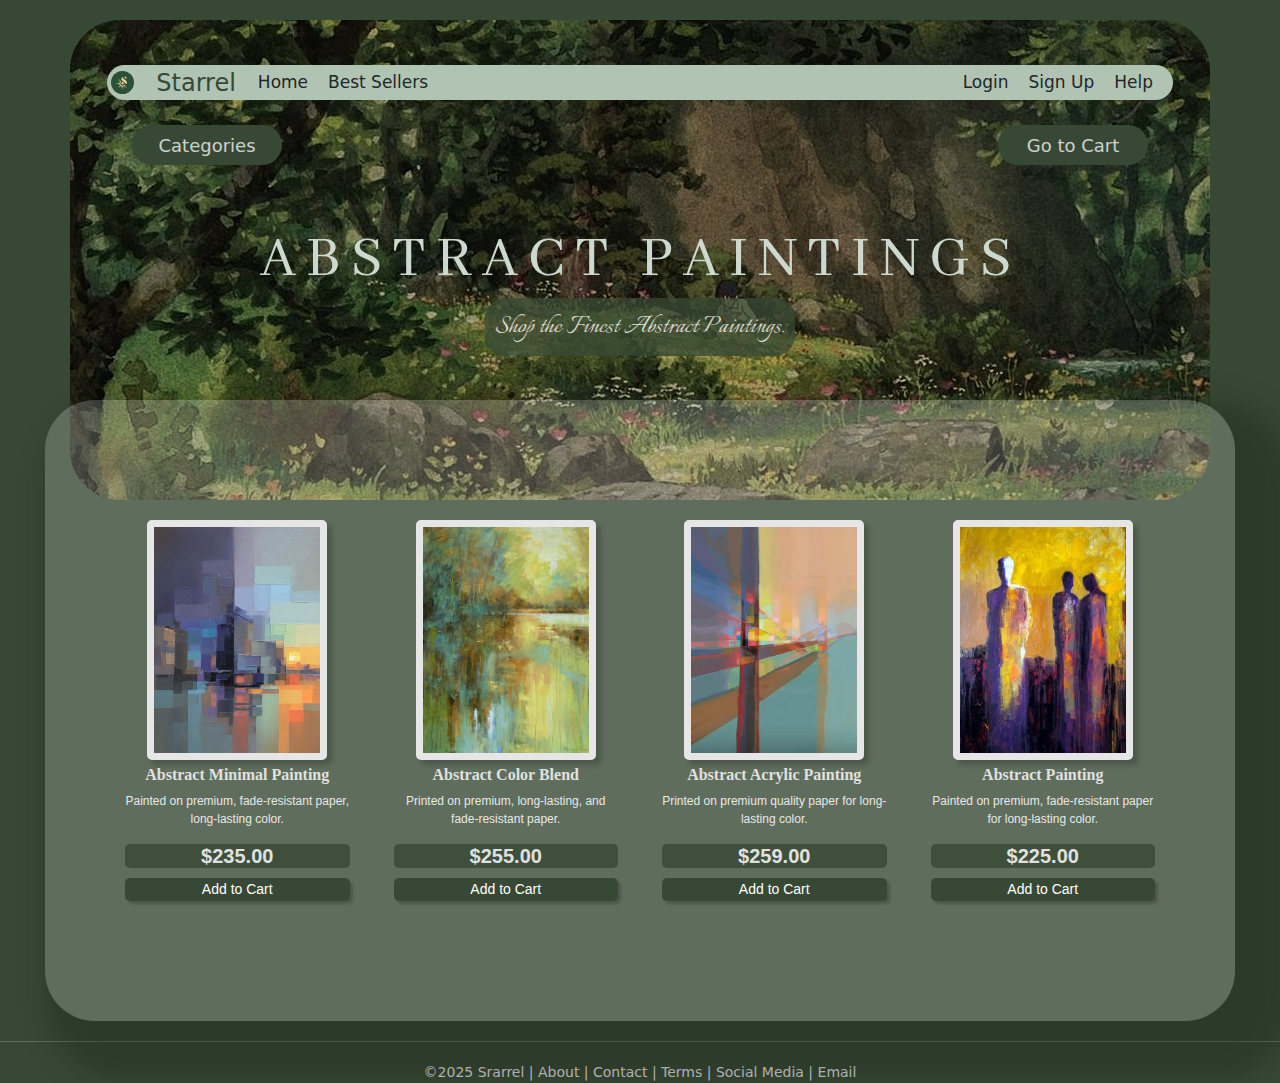
<file: abstract.html>
<!DOCTYPE html>
<html lang="en">
<head>
    <meta charset="UTF-8">
    <meta name="viewport" content="width=device-width, initial-scale=1.0">
    <link rel="stylesheet" href="style.css">
     <link href="https://cdn.jsdelivr.net/npm/bootstrap@5.3.2/dist/css/bootstrap.min.css" rel="stylesheet">
<script src="https://cdn.jsdelivr.net/npm/bootstrap@5.3.2/dist/js/bootstrap.bundle.min.js"></script>

    <title>BestSellers-Starrel</title>
    <link rel="icon" type="image/jpeg" href="logo.jpeg">
</head>
<body style="background-color: #374934;">
  <link href='https://fonts.googleapis.com/css?family=Italianno' rel='stylesheet'>
        <link href="https://fonts.googleapis.com/css2?family=Abhaya+Libre&display=swap" rel="stylesheet">
    <div class="container">
        <div class="bar">
        
        <img src="logo.jpeg" alt="Logo" style="height: 23px; margin-top: 0px; margin-left: 4px; border-radius: 50px;"> 
        <a style="color: rgb(55, 73,52); margin: 2px; font-size: 24px;">Starrel</a>
            <a href="homepage.html" style="margin: 10; font-size: 17px; color: inherit; text-decoration: none;">Home</a>
            <a href="bestsellerpage.html" style=" font-size: 17px; color: inherit; text-decoration: none;">Best Sellers</a>
          <div class="nav ">
            <a href="loginpage.html" style="font-size: 17px; color: inherit; text-decoration: none;">Login</a>
            <a href="signuppage.html" style=" font-size: 17px; color: inherit; text-decoration: none;">Sign Up</a>
            <a style="font-size: 17px;">Help</a>
          </div>
    </div>
    <div class="al" >
     <div class="min-but">
      <a href="categoriespage.html" style="color: white; opacity: 75%; font-size: 18px; text-decoration: none;">Categories</a>
     </div>
      <div class="min-but">
        <a href="cartpage.html" style="color: white; opacity: 75%; font-size: 18px; text-decoration: none;">Go to Cart</a>
      </div>
    </div>
        <div style="color:rgb(205, 217, 206); letter-spacing: 10px; font-size: 60px ; margin-top: 50px; text-align: center; font-family: 'Abhaya Libre', serif;">
         ABSTRACT PAINTINGS
     </div> 
        <div style="text-align: center; font-family:'Italianno';">
       <a style="padding: 10px; border-radius: 20px; background-color: rgb(55, 73,52); color: white; opacity: 75%; font-size: 30px;">Shop the Finest Abstract Paintings.</a>
          </div>
    </div>

    <div class="section">
        <div class="products">
            <div class="row">
              <div class="col">
                <img src="abs2.jpeg">
                <h6>Abstract Minimal Painting</h6>
                <p>Painted on premium, fade-resistant paper, long-lasting color.</p>
                <h5>$235.00</h5>
                <div class="addtocart">Add to Cart</div>
              </div>
              <div class="col">
                <img src="abb2.jpeg">
                <h6>Abstract Color Blend</h6>
                <p>Printed on premium, long-lasting, and fade-resistant paper.</p>
                <h5>$255.00</h5>
                <div class="addtocart">Add to Cart</div>
              </div>
              <div class="col">
                <img src="abb3.jpeg">
                <h6>Abstract Acrylic Painting</h6>
                <p>Printed on premium quality paper for long-lasting color.</p>
                <h5>$259.00</h5>
                <div class="addtocart">Add to Cart</div>
              </div>
              <div class="col">
                <img src="prod4.jpeg">
                <h6>Abstract Painting</h6>
                <p>Painted on premium, fade-resistant paper for long-lasting color.</p>
                <h5>$225.00</h5>
                <div class="addtocart">Add to Cart</div>
              </div>
          </div>
           </div>

    </div>
 <footer>
            <div class="footer-bottomn">
                &copy;2025 Srarrel | About | Contact | Terms | Social Media | Email
            </div>
        </footer>
<div id="cartAlert">
  Added to cart!
</div>

<script>
  const alertEl = document.getElementById('cartAlert');
  
  document.querySelectorAll('.addtocart').forEach(btn => {
    btn.addEventListener('click', () => {
      alertEl.style.display = 'block';
      setTimeout(() => {
        alertEl.style.display = 'none';
      }, 2000); 
    });
  });
</script>
</body>
</html>
<style>
    .footer-bottomn{
    text-align: center;
    padding-top:20px;
    border-top: 1px solid rgba(255,255,255,0.2);
    font-size: 14px;
    color:#cccccc;
    margin-top:20px;
    margin-bottom: 10px;
}
</style>
</file>
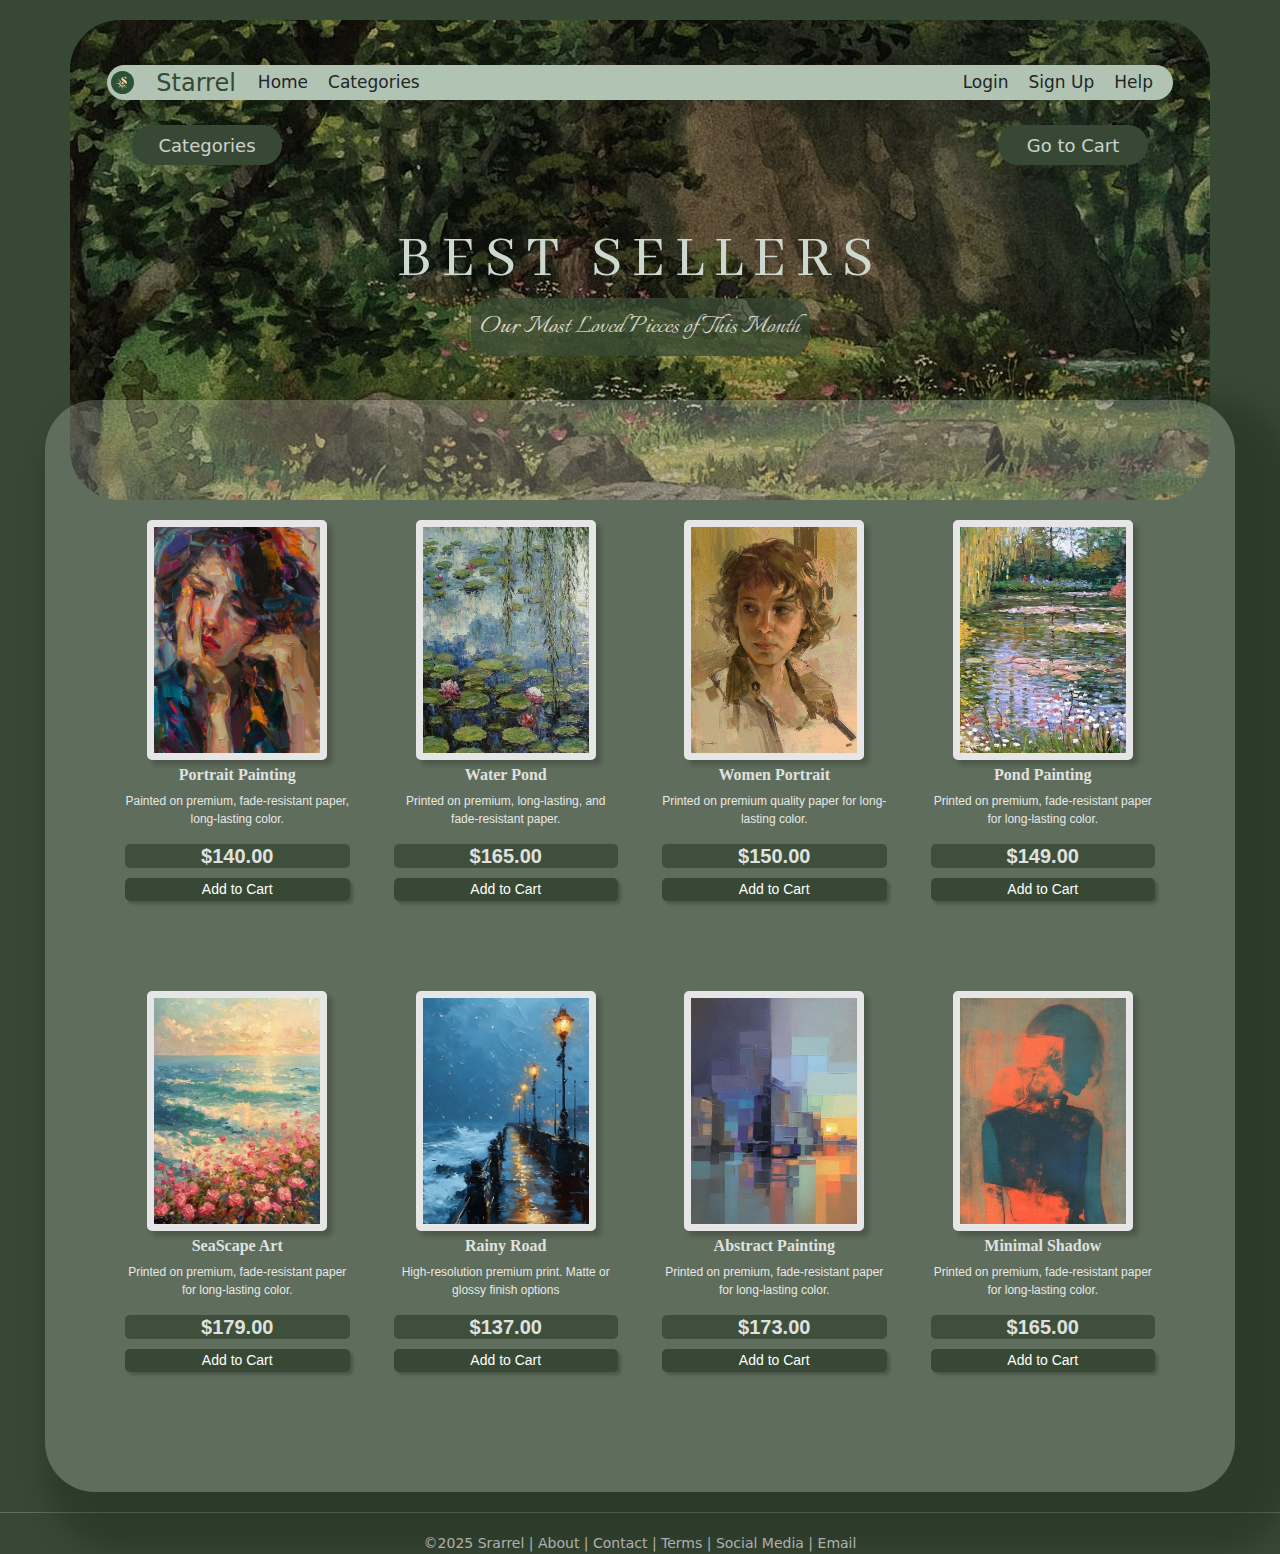
<file: bestsellerpage.html>
<!DOCTYPE html>
<html lang="en">
<head>
    <meta charset="UTF-8">
    <meta name="viewport" content="width=device-width, initial-scale=1.0">
    <link rel="stylesheet" href="style.css">
     <link href="https://cdn.jsdelivr.net/npm/bootstrap@5.3.2/dist/css/bootstrap.min.css" rel="stylesheet">
<script src="https://cdn.jsdelivr.net/npm/bootstrap@5.3.2/dist/js/bootstrap.bundle.min.js"></script>

    <title>BestSellers-Starrel</title>
    <link rel="icon" type="image/jpeg" href="logo.jpeg">
</head>
<body style="background-color: #374934;">
  <link href='https://fonts.googleapis.com/css?family=Italianno' rel='stylesheet'>
        <link href="https://fonts.googleapis.com/css2?family=Abhaya+Libre&display=swap" rel="stylesheet">
    <div class="container">
        <div class="bar">
        
        <img src="logo.jpeg" alt="Logo" style="height: 23px; margin-top: 0px; margin-left: 4px; border-radius: 50px;"> 
        <a style="color: rgb(55, 73,52); margin: 2px; font-size: 24px;">Starrel</a>
            <a href="homepage.html" style="margin: 10; font-size: 17px; color: inherit; text-decoration: none;">Home</a>
            <a href="categoriespage.html" style=" font-size: 17px; color: inherit; text-decoration: none;">Categories</a>
          <div class="nav ">
            <a href="loginpage.html" style="font-size: 17px; color: inherit; text-decoration: none;">Login</a>
            <a href="signuppage.html" style=" font-size: 17px; color: inherit; text-decoration: none;">Sign Up</a>
            <a style="font-size: 17px;">Help</a>
          </div>
    </div>
    <div class="al" >
     <div class="min-but">
      <a href="categoriespage.html" style="color: white; opacity: 75%; font-size: 18px; text-decoration: none;">Categories</a>
     </div>
      <div class="min-but">
        <a href="cartpage.html" style="color: white; opacity: 75%; font-size: 18px; text-decoration: none;">Go to Cart</a>
      </div>
    </div>
        <div style="color:rgb(205, 217, 206); letter-spacing: 10px; font-size: 60px ; margin-top: 50px; text-align: center; font-family: 'Abhaya Libre', serif;">
         BEST SELLERS
     </div> 
        <div style="text-align: center; font-family:'Italianno';">
       <a style="padding: 10px; border-radius: 20px; background-color: rgb(55, 73,52); color: white; opacity: 75%; font-size: 30px;">Our Most Loved Pieces of This Month</a>
          </div>
    </div>

    <div class="section">
        <div class="products">
            <div class="row">
              <div class="col">
                <img src="port.jpeg">
                <h6>Portrait Painting</h6>
                <p>Painted on premium, fade-resistant paper, long-lasting color.</p>
                <h5>$140.00</h5>
                <div class="addtocart">Add to Cart</div>
              </div>
              <div class="col">
                <img src="ctimg1.jpeg">
                <h6>Water Pond</h6>
                <p>Printed on premium, long-lasting, and fade-resistant paper.</p>
                <h5>$165.00</h5>
                <div class="addtocart">Add to Cart</div>
              </div>
              <div class="col">
                <img src="prod3.jpeg">
                <h6>Women Portrait</h6>
                <p>Printed on premium quality paper for long-lasting color.</p>
                <h5>$150.00</h5>
                <div class="addtocart">Add to Cart</div>
              </div>
              <div class="col">
                <img src="ctimg2.jpeg">
                <h6>Pond Painting</h6>
                <p>Printed on premium, fade-resistant paper for long-lasting color.</p>
                <h5>$149.00</h5>
                <div class="addtocart">Add to Cart</div>
              </div>
              <div class="col">
                <img src="land.jpeg">
                <h6>SeaScape Art</h6>
                <p>Printed on premium, fade-resistant paper for long-lasting color.</p>
                <h5>$179.00</h5>
                <div class="addtocart">Add to Cart</div>
              </div>
              <div class="col">
                <img src="prod1.jpeg">
                <h6>Rainy Road</h6>
                <p>High-resolution premium print. Matte or glossy finish options</p>
                <h5>$137.00</h5>
                <div class="addtocart">Add to Cart</div>
              </div>
              <div class="col">
                <img src="abs2.jpeg">
                <h6>Abstract Painting</h6>
                <p>Printed on premium, fade-resistant paper for long-lasting color.</p>
                <h5>$173.00</h5>
                <div class="addtocart">Add to Cart</div>
              </div>
              <div class="col">
                <img src="min3.jpeg">
                <h6>Minimal Shadow</h6>
                <p>Printed on premium, fade-resistant paper for long-lasting color.</p>
                <h5>$165.00</h5>
                <div class="addtocart">Add to Cart</div>
              </div>

          </div>
           </div>

    </div>
 <footer>
            <div class="footer-bottom">
                &copy;2025 Srarrel | About | Contact | Terms | Social Media | Email
            </div>
        </footer>
<div id="cartAlert">
  Added to cart!
</div>

<script>
  const alertEl = document.getElementById('cartAlert');
  
  document.querySelectorAll('.addtocart').forEach(btn => {
    btn.addEventListener('click', () => {
      alertEl.style.display = 'block';
      setTimeout(() => {
        alertEl.style.display = 'none';
      }, 2000); 
    });
  });
</script>
</body>
</html>
<style>
    .footer-bottom{
    text-align: center;
    padding-top:20px;
    border-top: 1px solid rgba(255,255,255,0.2);
    font-size: 14px;
    color:#cccccc;
    margin-top:20px;
    margin-bottom: 10px;
}
</style>
</file>
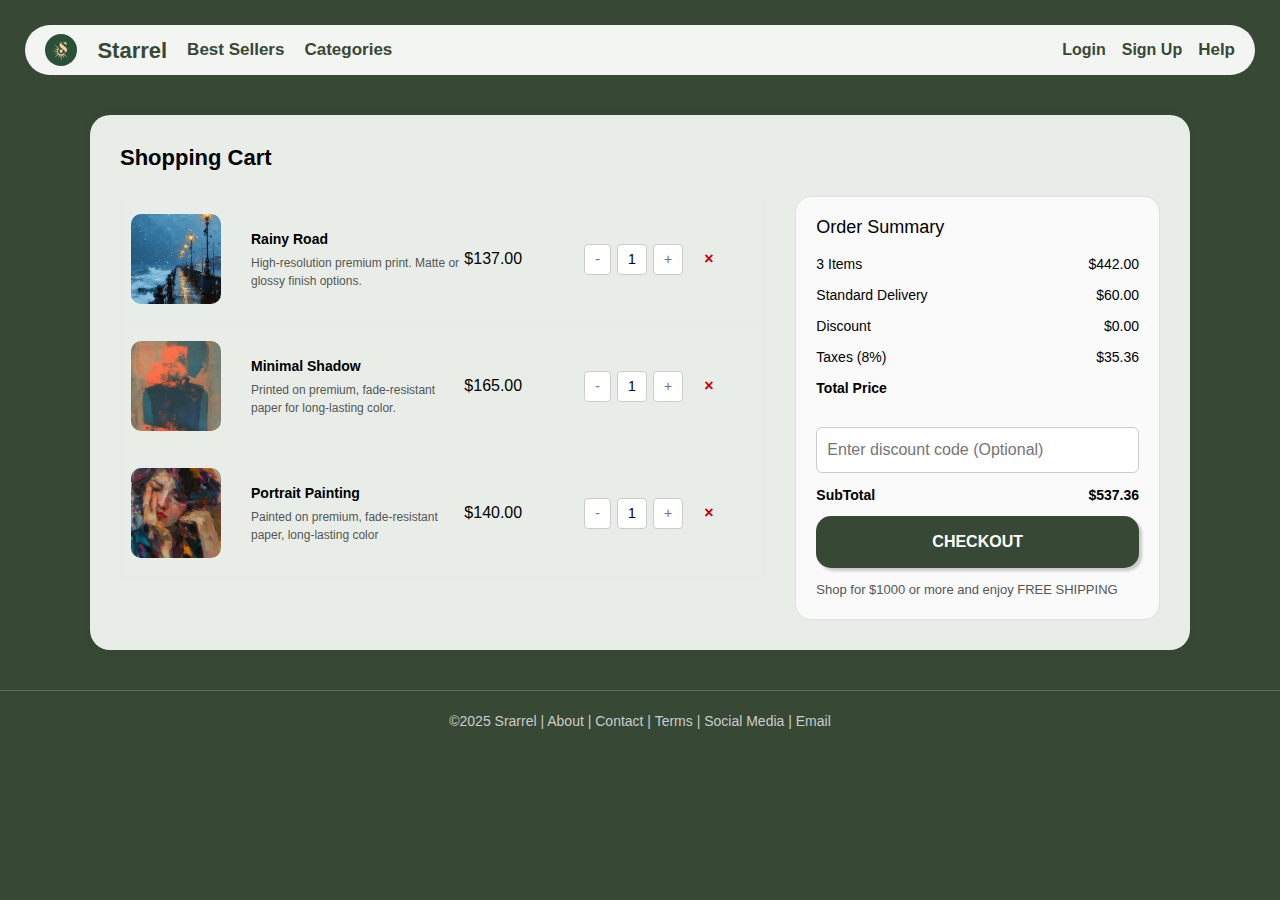
<file: cartpage.html>
<!DOCTYPE html>
<html lang="en">
<head>
  <meta charset="UTF-8">
  <meta name="viewport" content="width=device-width, initial-scale=1.0">
  <title>Starrel-Cart</title>
  <link rel="icon"type="image/jpeg"href="logo.jpeg" />
   <link href="https://cdn.jsdelivr.net/npm/bootstrap@5.3.0/dist/css/bootstrap.min.css" rel="stylesheet" />
   <style>
    body{
      background: #374934;
      color: #000;
      font-family: "Sergoe UI", Arial, sans-serif;

    }
    .bar {
      margin: 25px;
      max-width: 100%;
      height:50px;
      border-radius: 30px;
      background-color: rgb(242, 245, 242);
      align-items: center;
      display: flex;
      gap: 20px;
      padding: 0 20px;
    }
    .bar img{
      height: 32px;
      border-radius: 50px;

    }
    .bar a{
      color: rgb(55, 73, 52);
      font-weight: 600;
      text-decoration: none;
      }
      .nav a:hover{
        text-decoration: underline;
      }
      .container-custom{
        max-width: 1100px;
        margin: 40px auto;
        background: #e8eee7;
        padding: 30px;
      box-shadow: 0 0 10px rgba(0,0,0,0.05);
      border-radius: 20px;
      color: #000;

      }
      h1{
        font-size: 22px;
        font-weight: 600;
        margin-bottom: 25px;
      }
      .cart-layout{
        display: flex;
        gap: 30px;
      flex-wrap: wrap;
      }
      .cart-left{
        flex: 2;
        min-width:320px;
      }
      .cart-table-header{
        display: grid;
        grid-template-columns: 120px 1fr 120px 120px 50px;
        font-weight: 600;
        font-size: 14px;
        background: #e8eee7;
        padding: 12px 10px;
        border: 1px solid #dcdcdc;
        border-radius: 12px;
        align-items: center;

      }
      .cart-item {
        display: grid;
        grid-template-columns: 120px 1fr 120px 120px 50px;
        align-items: center;
        padding: 18px 10px;
        border: 1px solid #e9e9e9;
        border-top: none;

      }
      .product-img{
        width: 90px;
        height: 90px;
        object-fit: cover;
        border-radius: 10px;
        background: #e8e8e8;
      }
      .product-title{
        font-size: 14px;
        line-height: 1.5;
        font-weight: 600;
      }
      
        .product-desc {
          font-size: 12px;
          color: #555;
          margin-top: 4px;
      }
      .quantity {
        display: flex;
        align-items: center;
        gap:6px;
      }
      .quantity button {
        border: 1px solid #ccc;
        background: #fff;
        padding: 4px 10px;
        font-size: 14px;
        cursor: pointer;
        border-radius: 4px;
        user-select: none; 
      }
      .quantity span {
        padding: 4px 10px;
        font-size: 14px;
        min-width: 30px;
        text-align: center;
        display: inline-block;
        background: #fff;
        border: 1px solid #ccc;
        border-radius: 4px;
      }
      .remove{
        cursor: pointer;
        font-weight: bold;
        color: #c00;
        user-select: none;
      }
      .cart-right{
        flex: 1;
        border: 1px solid #e0e0e0;
        background: #fafafa;
        padding: 20px;
        border-radius: 16px;
        min-width: 280px;
        height: fit-content;
      }
      .cart-right h3{
        font-size: 18px;
        margin-bottom: 15px;
      }
      .summary-row{
        display: flex;
        justify-content: space-between;
        margin-bottom: 10px;
        font-size: 14px;
      }
      .cart-right p{
        font-size: 14px;
        margin-top: 10px;
        font-weight: 600;
      }
      .cart-right input{
        width: 100%;
        padding: 10px;
        border: 1px solid #ccc;
        margin: 12px 0;
        background: #fff;
        border-radius: 6px;
      }
      .checkout-btn {
        background: #374934;
        color: #fff;
        display: block;
        text-align: center;
        padding: 14px;
        border-radius: 15px;
        text-decoration: none;
        font-weight: 600;
        margin-top: 8px;
      box-shadow: 3px 3px 3px rgba(0,0,0,0.2);
      user-select: none;
      }
      .checkout-btn:hover{
        background: #556b51;
      }
      .note{
        margin-top: 12px;
        font-size: 13px;
        color: #555;
      }
       .footer-bottom{
    text-align: center;
    padding-top:20px;
    border-top: 1px solid rgba(255,255,255,0.2);
    font-size: 14px;
    color:#cccccc;
    margin-top:20px;
    margin-bottom: 10px;
}
   </style>
</head>
<body>
   <div class ="bar">
    <img src="logo.jpeg" alt="Logo"/>
    <a style = "font-size: 22px; font-weight: 700; color: #374934;">Starrel</a>
    <a href="bestsellerpage.html"style="font-size:17px;">Best Sellers</a>
    <a href="categoriespage.html"style="font-size:17px;">Categories </a>
    <div class="nav ms-auto d-flex align-items-center gap-3">
      <a href ="loginpage.html"style="font-size17px;">Login</a>
      <a href ="signuppage.html"style="font-size17px;">Sign Up</a>
      <a style="font-size:17px; color: #374934;">Help</a>
    </div>
   </div>
  <div class="container-custom">
    <h1>Shopping Cart</h1>
    <div class="cart-layout">
       <div class="cart-left" id="cart-items-container">
        <div class="cart-table-header">        
          <div>Products</div>
          <div></div>
          <div>Price</div>
          <div>Qunatity</div>
          <div></div>
        </div>
       </div>
         <div class="cart-right">
          <h3>Order Summary</h3>
          <div class="summary-row"><span id="items-count">0 Items</span><span id="items-price">$0.00</span></div>
          <div class="summary-row"><span>Standard Delivery</span><span id="shipping-charge">$60.00</span></div>
          <div class="summary-row"><span>Discount</span><span id="discount-amount">$0.00</span></div>
          <div class="summary-row"><span>Taxes (8%)</span><span id="taxes-amount">$0.00</span></div>
          <p>Total Price</p>
          <input type="text" id="discount-code" placeholder="Enter discount code (Optional)"/>
          <div class="summary-row"><strong>SubTotal</strong><strong id="subtotal-amount">$0.00</strong></div>
          <a class="checkout-btn" href="paymentpage.html">CHECKOUT</a>
          <div class="note">Shop for $1000 or more and enjoy FREE SHIPPING</div>
         </div>
       </div>
    </div>

    <script src="https://cdn.jsdelivr.net/npm/bootstrap@5.3.0/dist/js/bootstrap.bundle.min.js"></script>

     <script>
      
      const products = [
        {
          id:1,
          title: "Rainy Road",
          description: "High-resolution premium print. Matte or glossy finish options.",
          price: 137.0,
          img: "prod1.jpeg",
          quantity: 1,
        },
                {
          id:2,
          title: "Minimal Shadow",
          description: "Printed on premium, fade-resistant paper for long-lasting color.",
          price: 165.0,
          img: "min3.jpeg",
          quantity: 1,
        },
                {
          id:3,
          title: "Portrait Painting",
          description: "Painted on premium, fade-resistant paper, long-lasting color",
          price: 140.00,
          img: "port.jpeg",
          quantity: 1,
        },
      ];
      const shippingCharge = 60;
      const taxRate = 0.08;
      const discountCode= "10";
      const discountPercent = 0.10;


      const cartContainer = document.getElementById("cart-items-container");
      const itemsCountE1 = document.getElementById("items-count");
      const itemsPriceE1 = document.getElementById("items-price");
      const shippingChargeE1 = document.getElementById("shipping-charge");
      const discountAmountE1 = document.getElementById("discount-amount");
      const taxesAmountE1 = document.getElementById("taxes-amount");
      const subtotalAmountE1 = document.getElementById("subtotal-amount");
      const discountCodeInput = document.getElementById("discount-code");

function renderCart(){
  cartContainer.innerHTML ="";

  if(products.length === 0){
    cartContainer.innerHTML = `<div style="padding: 30px 10px; font-size:14px; color: #555;">
      Your cart is currently empty. Products will appear here after you select items from the shop. </div>`;
      updateSummary();
      return;
  }

products.forEach((product) => {
  const itemDiv = document.createElement("div");
  itemDiv.className="cart-item";
  itemDiv.dataset.id= product.id;
  itemDiv.innerHTML = `
  <img src="${product.img}" alt="${product.title}" class="product-img" />
  <div>
    <div class="product-title">${product.title}</div>
    <div class="product-desc">${product.description}</div>
    </div>
    <div>$${product.price.toFixed(2)}</div>
    <div class="quantity">
      <button class="btn-decrease btn btn-sm btn-outline-secondary">-</button>
        <span>${product.quantity}</span>
        <button class="btn-increase btn btn-sm btn-outline-secondary">+</button>
        </div>
        <div><span class="remove" title="Remove Item">&times;</span></div>
        `;
        cartContainer.appendChild(itemDiv);
      });

      addListeners();
      updateSummary();
}
function addListeners(){
  document.querySelectorAll(".btn-increase").forEach((btn) => 
btn.addEventListener("click", () => {
  const id = parseInt(btn.closest(".cart-item").dataset.id);
  const prod=products.find((p) =>p.id == id);
prod.quantity++;
renderCart();
})
);


  document.querySelectorAll(".btn-decrease").forEach((btn) => 
btn.addEventListener("click", () => {
  const id = parseInt(btn.closest(".cart-item").dataset.id);
  const prod=products.find((p) =>p.id == id);
  if(prod.quantity > 1){
    prod.quantity--;
    renderCart();
  }
})
  );
  document.querySelectorAll(".remove").forEach((btn) =>
   btn.addEventListener("click", () => {
    const id =parseInt(btn.closest(".cart-item").dataset.id);
    const index= products.findIndex((p) => p.id === id);
    if(index > -1){
      products.splice(index, 1);
      renderCart();
    }
   } )
  );
}

function updateSummary(){
  const totalItems = products.reduce((acc, p) => acc + p.quantity, 0);
  const subTotal = products.reduce((acc, p) => acc + p.price*p.quantity, 0);


  const code = discountCodeInput.value.trim();
  let discountAmount =0;
  if(code === discountCode){
    discountAmount = subTotal*discountPercent;
  }

  const taxableAmount = subTotal - discountAmount;
  const taxes = taxableAmount*taxRate;

  const total= taxableAmount + taxes + shippingCharge;

  itemsCountE1.textContent = `${totalItems} Item${totalItems !== 1 ? "s" : ""}`;
  itemsPriceE1.textContent = `$${subTotal.toFixed(2)}`;
  discountAmountE1.textContent = `$${discountAmount.toFixed(2)}`;
  taxesAmountE1.textContent = `$${taxes.toFixed(2)}`;
  subtotalAmountE1.textContent = `$${total.toFixed(2)}`;


  if(subTotal>=1000){
    shippingChargeE1.textContent = "$0.00";
  }
  else{
    shippingChargeE1.textContent = `$${shippingCharge.toFixed(2)}`;
  }
}

discountCodeInput.addEventListener("input", updateSummary);

renderCart();
     </script>
  </div>
</body>
<footer>
            <div class="footer-bottom">
                &copy;2025 Srarrel | About | Contact | Terms | Social Media | Email
            </div>
        </footer>
</html>
</file>
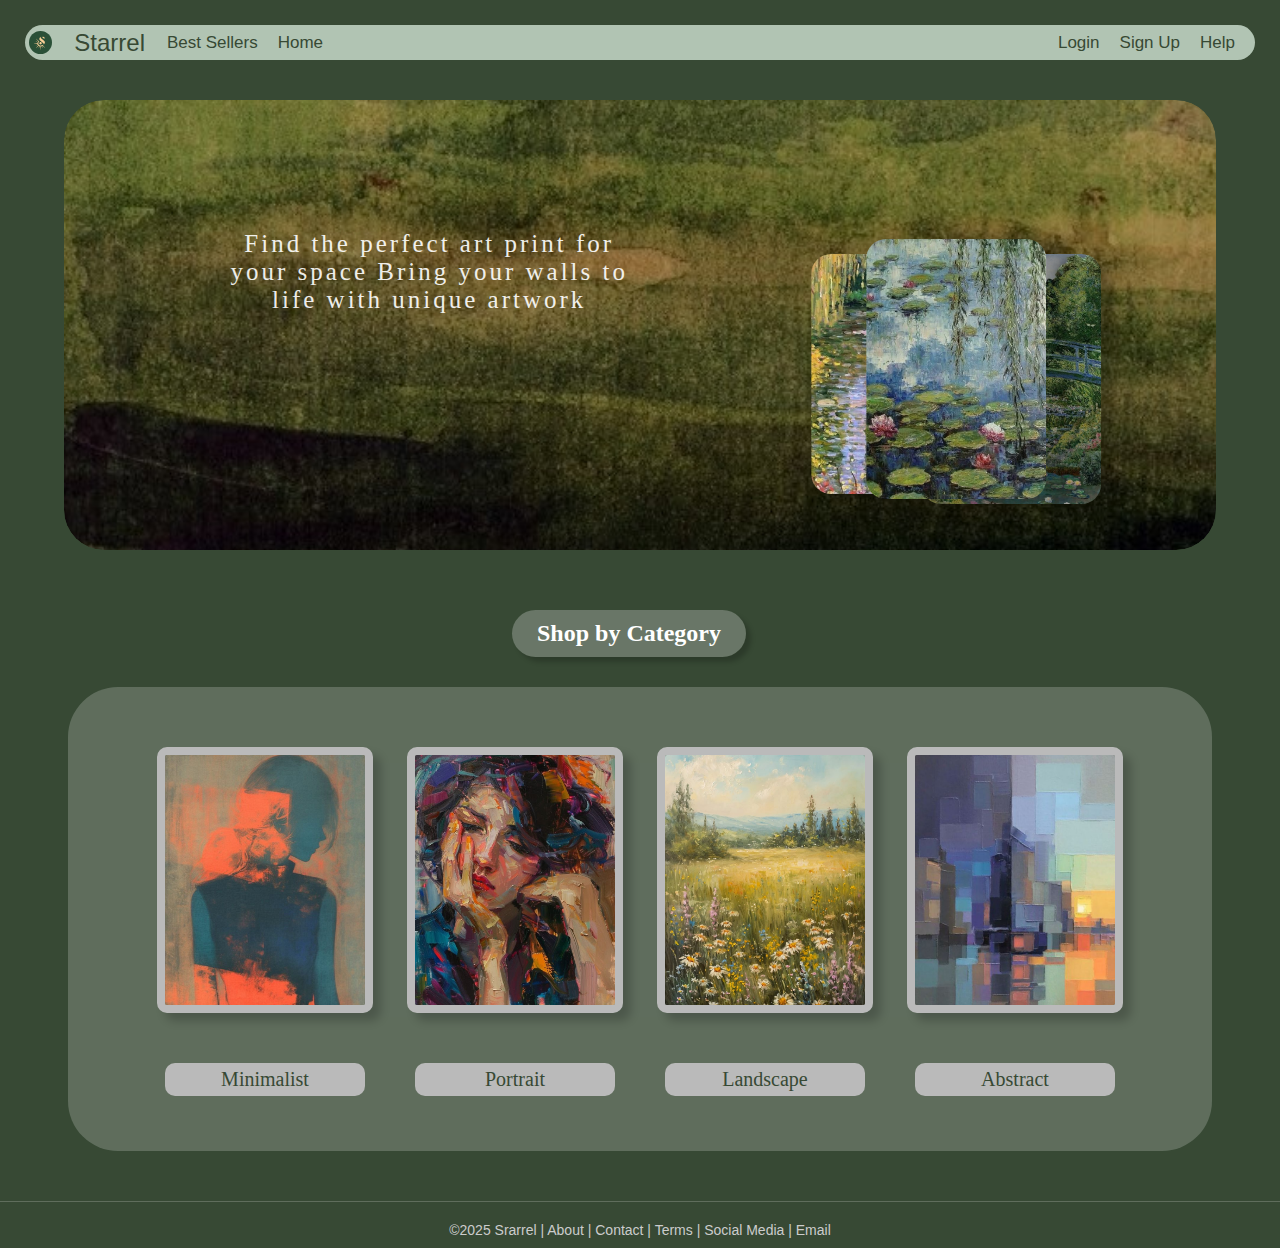
<file: categoriespage.html>
<!DOCTYPE html>
<html lang="en">
<head>
    <meta charset="UTF-8">
    <meta name="viewport" content="width=device-width, initial-scale=1.0">
    <title>Categories-Starrel</title>
    <link rel="icon" type="image/jpeg" href="logo.jpeg">
    </head>
    <body>
     <div class="bar" style="color:#374934">
        
        <img src="logo.jpeg" alt="Logo" style="height: 23px; margin-top: 0px; margin-left: 4px; border-radius: 50px;"> 
        <a style="color: rgb(55, 73,52); margin: 2px; font-size: 24px;">Starrel</a>
            <a href="bestsellerpage.html" style="margin: 10; font-size: 17px; color: inherit; text-decoration: none;">Best Sellers</a>
            <a href="homepage.html" style=" font-size: 17px; color: inherit; text-decoration: none;">Home</a>
          <div class="nav ">
            <a href="loginpage.html" style="font-size: 17px; color: inherit; text-decoration: none;">Login</a>
            <a href="signuppage.html" style=" font-size: 17px; color: inherit; text-decoration: none;">Sign Up</a>
            <a style="font-size: 17px;">Help</a>
          </div>
    </div>
       
      <div class="background">
            <img src="background.jpeg" alt="Background">
        <div class="text" >
            <div class="major-text">
            <p>Find the perfect art print for your space
            Bring your walls to life with unique artwork</p>
            </div>
        
         <div class="images">
            <img src="ctimg2.jpeg" alt="img1">
            <img src="ctimg1.jpeg" alt="img2">
            <img src="loginbg.jpeg" alt="img3">
         </div>
        </div>
      </div>
        <h2 class="category-title">Shop by Category</h2>

        <div class="categories">
            <div class="category-box">
                <img src="min3.jpeg">
                <a href="minimalist.html"  class="category-name">Minimalist</a>
                </div>
            

             <div class="category-box">
                <img src="port.jpeg">
                <a href="portrait.html"  class="category-name">Portrait</a>
                </div>
            

             <div class="category-box">
                <img src="lann2.jpeg">
                <a href="landscape.html"  class="category-name">Landscape</a>
                 </div>
            

             <div class="category-box">
                <img src="abs2.jpeg">
                <a href="abstract.html" class="category-name" >Abstract</a>
                </div>
            
        </div>
        <footer>
            <div class="footer-bottom">
                &copy;2025 Srarrel | About | Contact | Terms | Social Media | Email
            </div>
        </footer>
        </body>
        </html>





       <style>
      body{
        background-color: #374934;
         margin:0;
         font-family:arial, sans-serif;
         color:white;
      }
      .bar {
    margin: 25px;
    max-width: 100%;
    height : 35px;
    max-width: 100%;
    border-radius: 30px;
    background-color:rgb(177, 196, 179);
    align-items : center;
    display: flex;
    gap: 20px;
    }
   
.nav {
    display: flex;
    margin-left: auto;  
    align-items: center;
    gap: 20px;
    padding-right: 20px;
}
      .background{
        width:90%;
        height:450px;
        border-radius: 40px;
        margin: 40px auto;
        overflow: hidden;
        position:relative;
    }
    .background img{
        width:100%;
        height:100%;
        object-fit:cover;
        border-radius: 40px;
    }
    .text{
        width:80%;
        color:white;
        text-align:center;
        position: absolute;
        top:30px;
        left:50%;
        transform:translateX(-50%)

    }
    .major-text h1{
        font-size:36px;
        margin-bottom:10px;
        font-family:abahya libre, serif;
        padding-right: 450px;
    }
    .major-text p{
        font-size:25px;
        margin-bottom:30px;
        font-family: 'Times New Roman', Times, serif;
        letter-spacing: 3px;
        width: 400px;
        opacity: 90%;
        margin-top: 100px;
        margin-left: 50px;
    }
    .images{
        display:flex;
        justify-content: right;
        gap:5px;
        margin-top:10px;
        height: 220px;
    }
    
    .images img{
        width:180px;
        height:250px;
        object-fit: cover;
        border-radius: 20px;
        margin-left:-130px;
        transition: transform 0.3s;
        cursor:pointer;
        box-shadow: 10px 10px 10px rgba(0,0,0,0.2);
        margin-top:-90px;
    }
    .images img:hover{
        transform:scale(1.05);
        z-index:10;

    }
    .images img:nth-child(2){
        width:180px;
        height:260px;
        box-shadow: 15px 15px 15px 15px rgba(0,0,0,0.2);
        z-index:7;
        margin-top:-105px;
    }
    .images img:first-child{
        margin-left:0;
        margin-top: -90px;
        height: 240px;
        box-shadow: 5px 5px 5px rgba(0,0,0,0.2);
    }
    .category-title{
        margin-top:20px;
        margin-bottom:30px;
        font-size:24px;
        color: #ffffff;
        padding:10px 25px;
        display: inline-block;
        background:rgba(255,255,255,0.25);
        border-radius: 50px;
        box-shadow: 5px 5px 5px rgba(0,0,0,0.2);
        margin-left: 40%;
        font-family: 'Times New Roman', Times, serif;
    }
    .categories{
        background-color: rgba(255,255,255,0.2);
        display:flex;
        justify-content: center;
        gap:50px;
        padding:60px;
        border-radius: 50px;
        flex-wrap:wrap;
        width:80%;
        margin:0 auto 50px auto;
    }
    .category-box{
        width:200px;
        gap: 20px;
        overflow: visible;
        border-radius: 20px;
        cursor:pointer;
        transition:transform 0.3s;
        backdrop-filter:blur(3px);
        flex-direction: column;
        align-items: center;
        display:flex;
        position:relative;

    }
.category-box img{
    width:100%;
    height:250px;
    object-fit: cover;
    border:#bababa 8px solid;
    border-radius: 10px;
    box-shadow: 8px 8px 10px rgba(0,0,0,0.2);
}
.category-box:hover{
    transform: scale(1.05)
}
.category-name{
    margin:5px 10px 20px 10px;
    font-size: 20px;
    font-family: 'Times New Roman', Times, serif;
    color:#374934;
    position:relative;
    background-color: #bababa;
    bottom:-25px;
    width:100%;
    text-decoration: none;
    text-align: center;
    border-radius: 10px;
    padding:5px 0;
}
.category-name:hover{
    background-color: #8f9a89;
    color:white;
}

.footer-bottom{
    text-align: center;
    padding-top:20px;
    border-top: 1px solid rgba(255,255,255,0.2);
    font-size: 14px;
    color:#cccccc;
    margin-top:20px;
    margin-bottom: 10px;
}

</style>
</file>
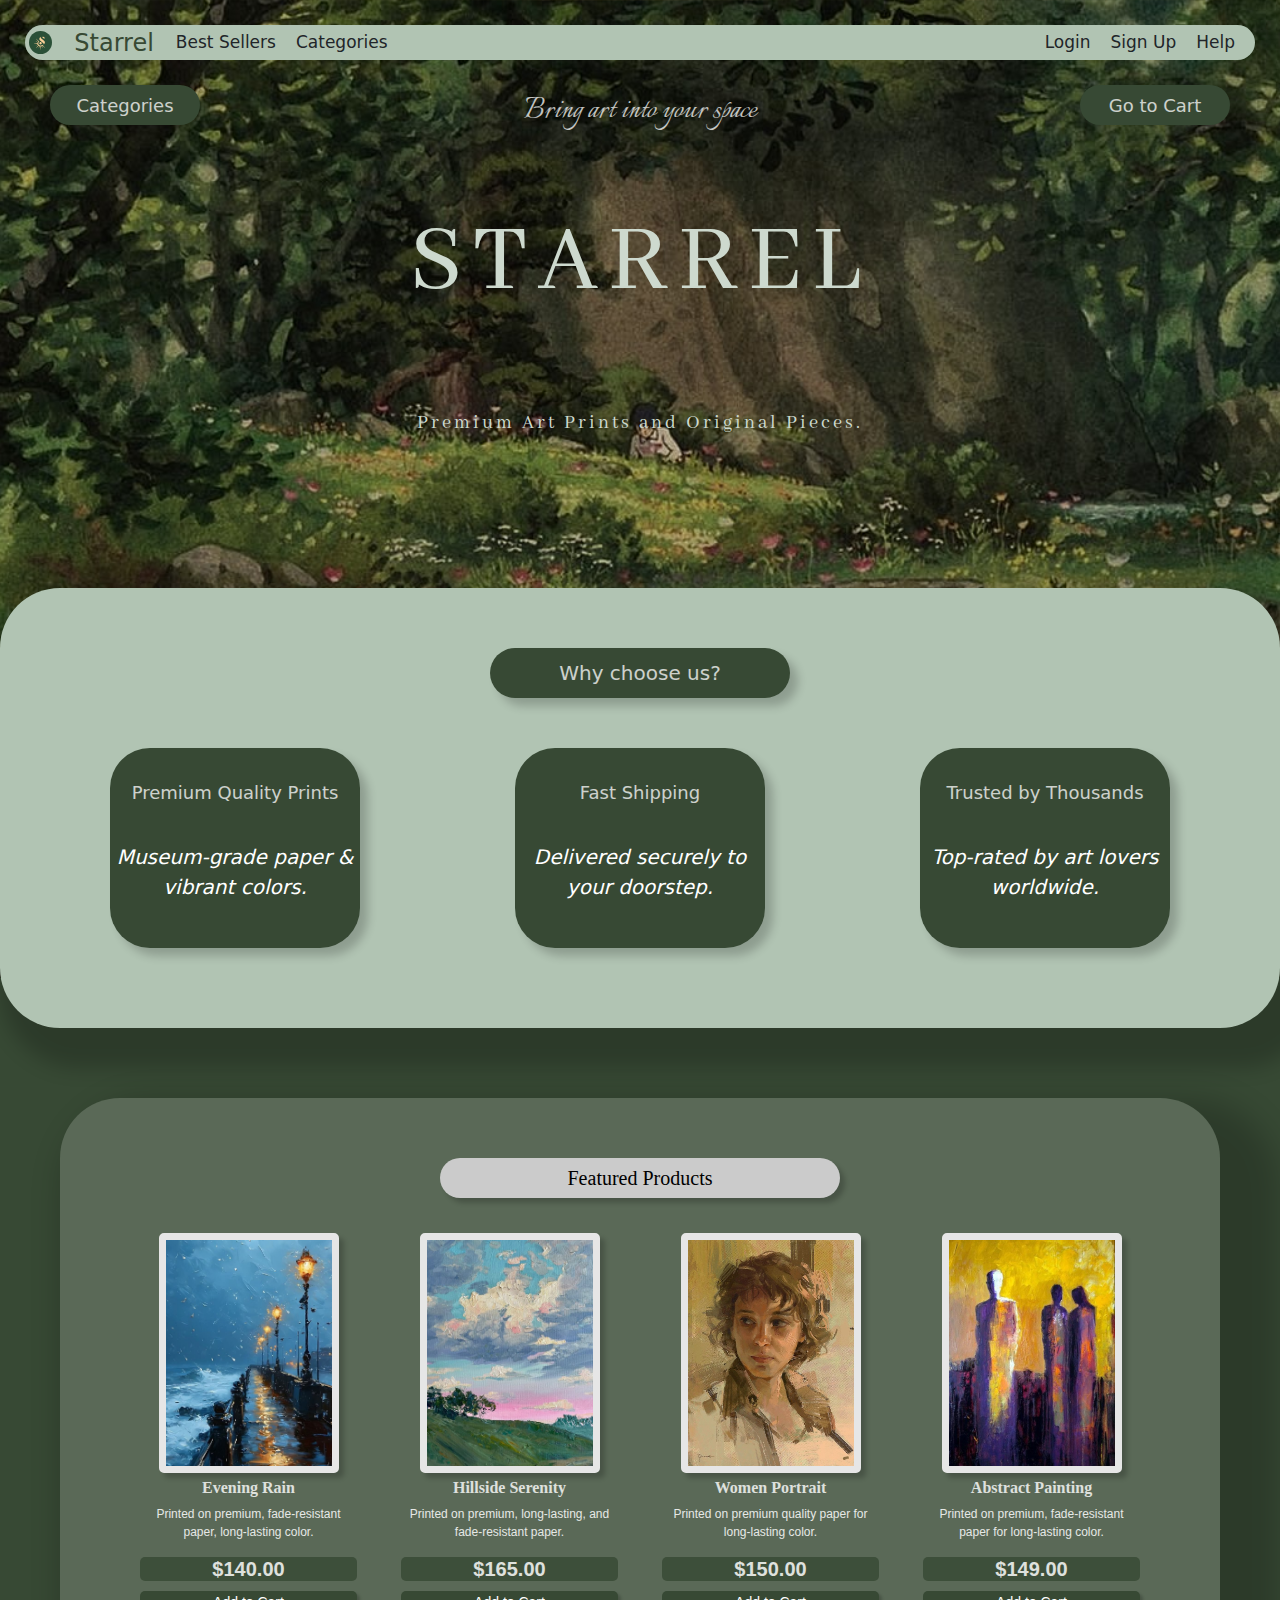
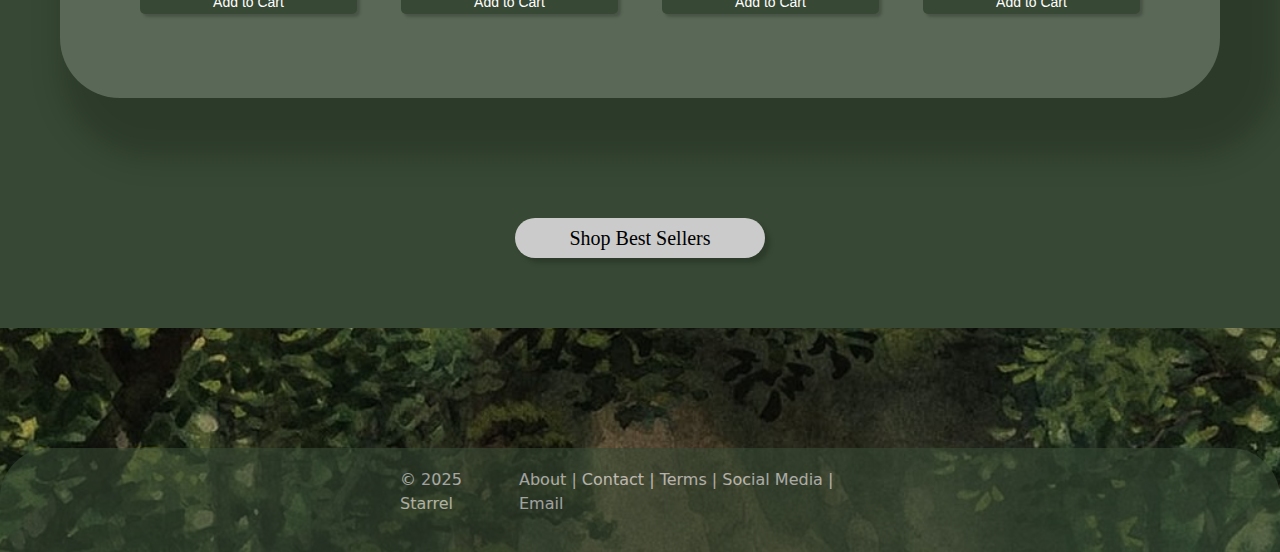
<file: homepage.html>
<!DOCTYPE html>
<html lang="en">
<head>
    <meta charset="UTF-8">
    <meta name="viewport" content="width=device-width, initial-scale=1.0">
    <link rel="stylesheet" href="style.css">
     <link href="https://cdn.jsdelivr.net/npm/bootstrap@5.3.2/dist/css/bootstrap.min.css" rel="stylesheet">
<script src="https://cdn.jsdelivr.net/npm/bootstrap@5.3.2/dist/js/bootstrap.bundle.min.js"></script>

    <title>Starrel</title>
    <link rel="icon" type="image/jpeg" href="logo.jpeg">
</head>

<body style="background-image: url('bg.jpeg');">
    <link href='https://fonts.googleapis.com/css?family=Italianno' rel='stylesheet'>
        <link href="https://fonts.googleapis.com/css2?family=Abhaya+Libre&display=swap" rel="stylesheet">
    <div class="bar">
        
        <img src="logo.jpeg" alt="Logo" style="height: 23px; margin-top: 0px; margin-left: 4px; border-radius: 50px;"> 
        <a style="color: rgb(55, 73,52); margin: 2px; font-size: 24px;">Starrel</a>
            <a href="bestsellerpage.html" style="margin: 10; font-size: 17px; color: inherit; text-decoration: none;">Best Sellers</a>
            <a href="categoriespage.html" style=" font-size: 17px; color: inherit; text-decoration: none;">Categories</a>
          <div class="nav ">
            <a href="loginpage.html" style="font-size: 17px; color: inherit; text-decoration: none;">Login</a>
            <a href="signuppage.html" style=" font-size: 17px; color: inherit; text-decoration: none;">Sign Up</a>
            <a style="font-size: 17px;">Help</a>
          </div>
    </div>
    <div class="al" >
<div class="min-but">
    <a href="categoriespage.html" style="color: white; opacity: 75%; font-size: 18px; text-decoration: none;">Categories</a>
</div>
         <div style="text-align: center; font-family:'Italianno';">
       <a style="color: white; opacity: 75%; font-size: 35px;">Bring art into your space</a>
          </div>
        <div class="min-but">
        <a href="cartpage.html" style="color: white; opacity: 75%; font-size: 18px; text-decoration: none;">Go to Cart</a>
        </div>
    </div>
        <div style="color:rgb(205, 217, 206); letter-spacing: 10px; font-size: 100px ; margin-top: 50px; text-align: center; font-family: 'Abhaya Libre', serif;">
         STARREL
     </div> 
        <div style="color:rgb(205, 217, 206); letter-spacing: 3px; font-size: 20px ; margin-top: 70px; text-align: center; font-family: 'Abhaya Libre', serif;">
        Premium Art Prints and Original Pieces.

     </div>
     <div class="d-box ">
       
        <div class="element" style="margin: 0 auto;">
            <a style="color: white; opacity: 75%; font-size: 20px; line-height: 50px; text-decoration: none;">Why choose us?</a>
        </div>
    <div class="al" style="margin-top: 50px;">
     <div class="element2">
        <a style="margin-top: 300px; color: white; opacity: 75%; font-size: 18px; line-height: 50px; text-decoration: none; margin-top: 20px;">Premium Quality Prints</a>
        <br><a style="font-size: 20px; font-style: italic; color: white;">Museum-grade paper & vibrant colors.</a>
     </div>
         <div class="element2">
        <a style="margin-top: 300px; color: white; opacity: 75%; font-size: 18px; line-height: 50px; text-decoration: none; margin-top: 20px;">Fast Shipping</a>
        <br><a style="font-size: 20px; font-style: italic; color: white;">Delivered securely to your doorstep.</a>
    </div>
        <div class="element2">
        <a style="margin-top: 300px; color: white; opacity: 75%; font-size: 18px; line-height: 50px; text-decoration: none; margin-top: 20px;">Trusted by Thousands</a>
        <br><a style="font-size: 20px; font-style: italic; color: white;">Top-rated by art lovers worldwide.</a>
    </div>
    </div>
     </div> 
<div class="d-bg">
     <div class="d-box2">
        <div>
             <div class="but2" style="width: 400px; color: black; font-size: 20px;">Featured Products</div>
           <div class="products">
            <div class="row">
              <div class="col">
                <img src="prod1.jpeg">
                <h6>Evening Rain</h6>
                <p>Printed on premium, fade-resistant paper, long-lasting color.</p>
                <h5>$140.00</h5>
                <div class="addtocart">Add to Cart</div>
              </div>
              <div class="col">
                <img src="prod2.jpeg">
                <h6>Hillside Serenity</h6>
                <p>Printed on premium, long-lasting, and fade-resistant paper.</p>
                <h5>$165.00</h5>
                <div class="addtocart">Add to Cart</div>
              </div>
              <div class="col">
                <img src="prod3.jpeg">
                <h6>Women Portrait</h6>
                <p>Printed on premium quality paper for long-lasting color.</p>
                <h5>$150.00</h5>
                <div class="addtocart">Add to Cart</div>
              </div>
              <div class="col">
                <img src="prod4.jpeg">
                <h6>Abstract Painting</h6>
                <p>Printed on premium, fade-resistant paper for long-lasting color.</p>
                <h5>$149.00</h5>
                <div class="addtocart">Add to Cart</div>
              </div>

          </div>
           </div>
       </div>
   </div>
<a href="bestsellerpage.html" style="text-decoration: none;">
    <div class="but2" style="color: black; width: 250px; margin-top: 60px; font-size: 20px;">
        Shop Best Sellers
    </div>
</a>
</div>
  <div>
    <footer class="footer">
    <p>© 2025 Starrel</p>
    <p>About | Contact | Terms | Social Media | Email</p>
    </footer>
  </div>
<div id="cartAlert">
  Added to cart!
</div>

<script>
  const alertEl = document.getElementById('cartAlert');
  
  document.querySelectorAll('.addtocart').forEach(btn => {
    btn.addEventListener('click', () => {
      alertEl.style.display = 'block';
      setTimeout(() => {
        alertEl.style.display = 'none';
      }, 2000); 
      console.log("Add to Cart clicked!");
    });
  });
</script>

</body>
</html>
</file>
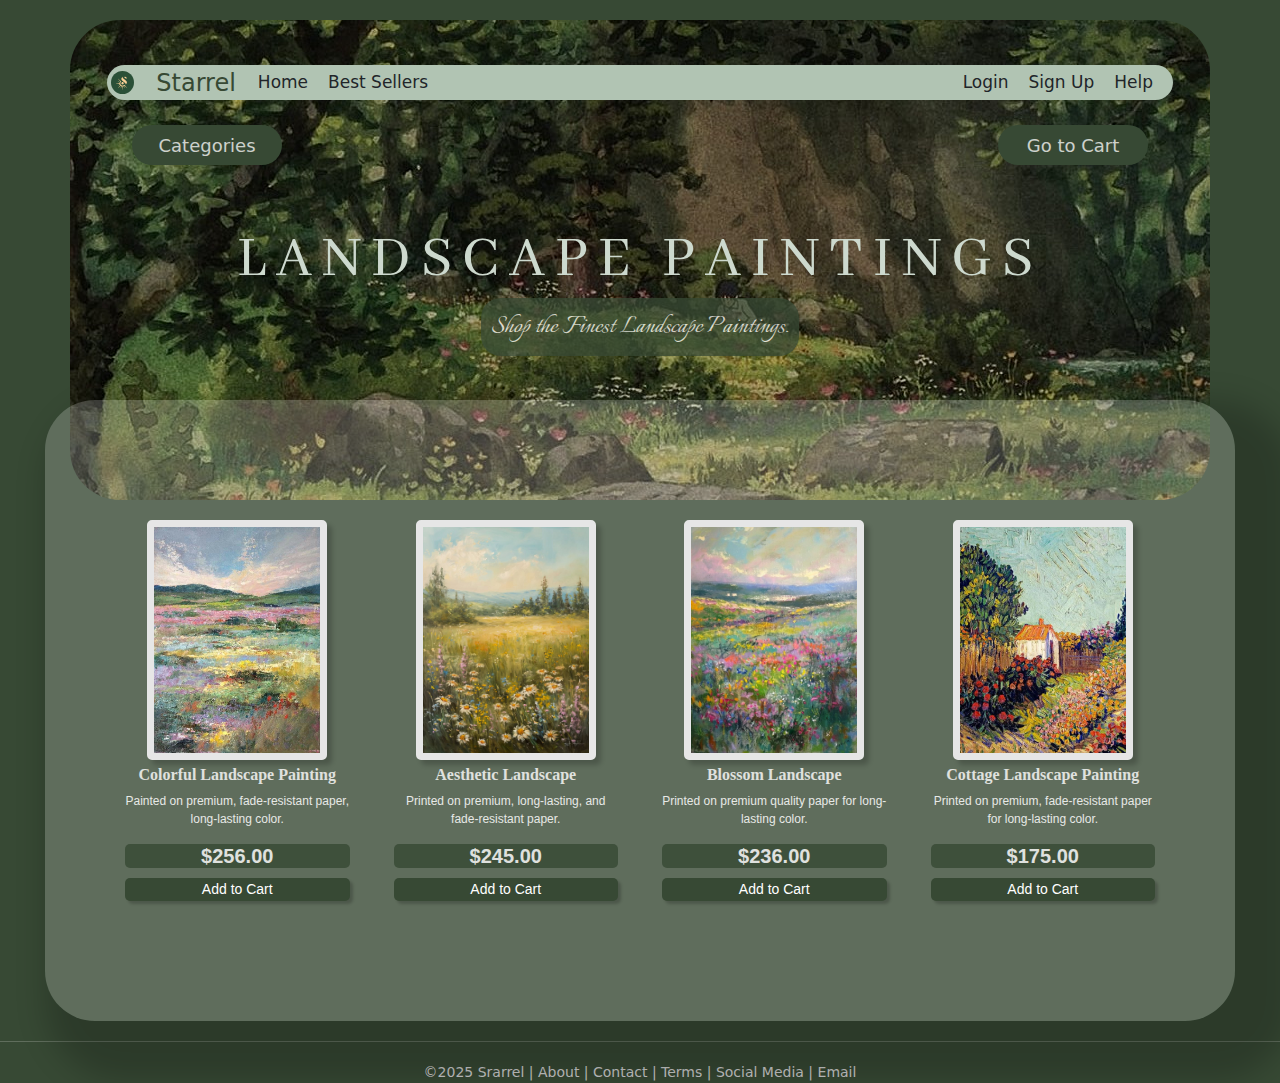
<file: landscape.html>
<!DOCTYPE html>
<html lang="en">
<head>
    <meta charset="UTF-8">
    <meta name="viewport" content="width=device-width, initial-scale=1.0">
    <link rel="stylesheet" href="style.css">
     <link href="https://cdn.jsdelivr.net/npm/bootstrap@5.3.2/dist/css/bootstrap.min.css" rel="stylesheet">
<script src="https://cdn.jsdelivr.net/npm/bootstrap@5.3.2/dist/js/bootstrap.bundle.min.js"></script>

    <title>BestSellers-Starrel</title>
    <link rel="icon" type="image/jpeg" href="logo.jpeg">
</head>
<body style="background-color: #374934;">
  <link href='https://fonts.googleapis.com/css?family=Italianno' rel='stylesheet'>
        <link href="https://fonts.googleapis.com/css2?family=Abhaya+Libre&display=swap" rel="stylesheet">
    <div class="container">
        <div class="bar">
        
        <img src="logo.jpeg" alt="Logo" style="height: 23px; margin-top: 0px; margin-left: 4px; border-radius: 50px;"> 
        <a style="color: rgb(55, 73,52); margin: 2px; font-size: 24px;">Starrel</a>
            <a href="homepage.html" style="margin: 10; font-size: 17px; color: inherit; text-decoration: none;">Home</a>
            <a href="bestsellerpage.html" style=" font-size: 17px; color: inherit; text-decoration: none;">Best Sellers</a>
          <div class="nav ">
            <a href="loginpage.html" style="font-size: 17px; color: inherit; text-decoration: none;">Login</a>
            <a href="signuppage.html" style=" font-size: 17px; color: inherit; text-decoration: none;">Sign Up</a>
            <a style="font-size: 17px;">Help</a>
          </div>
    </div>
    <div class="al" >
     <div class="min-but">
      <a href="categoriespage.html" style="color: white; opacity: 75%; font-size: 18px; text-decoration: none;">Categories</a>
     </div>
      <div class="min-but">
        <a href="cartpage.html" style="color: white; opacity: 75%; font-size: 18px; text-decoration: none;">Go to Cart</a>
      </div>
    </div>
        <div style="color:rgb(205, 217, 206); letter-spacing: 10px; font-size: 60px ; margin-top: 50px; text-align: center; font-family: 'Abhaya Libre', serif;">
         LANDSCAPE PAINTINGS
     </div> 
        <div style="text-align: center; font-family:'Italianno';">
       <a style="padding: 10px; border-radius: 20px; background-color: rgb(55, 73,52); color: white; opacity: 75%; font-size: 30px;">Shop the Finest Landscape Paintings.</a>
          </div>
    </div>

    <div class="section">
        <div class="products">
            <div class="row">
              <div class="col">
                <img src="lann3.jpeg">
                <h6>Colorful Landscape Painting</h6>
                <p>Painted on premium, fade-resistant paper, long-lasting color.</p>
                <h5>$256.00</h5>
                <div class="addtocart">Add to Cart</div>
              </div>
              <div class="col">
                <img src="lann2.jpeg">
                <h6>Aesthetic Landscape</h6>
                <p>Printed on premium, long-lasting, and fade-resistant paper.</p>
                <h5>$245.00</h5>
                <div class="addtocart">Add to Cart</div>
              </div>
              <div class="col">
                <img src="lan1.jpeg">
                <h6>Blossom Landscape</h6>
                <p>Printed on premium quality paper for long-lasting color.</p>
                <h5>$236.00</h5>
                <div class="addtocart">Add to Cart</div>
              </div>
              <div class="col">
                <img src="lann.jpeg">
                <h6>Cottage Landscape Painting</h6>
                <p>Printed on premium, fade-resistant paper for long-lasting color.</p>
                <h5>$175.00</h5>
                <div class="addtocart">Add to Cart</div>
              </div>

          </div>
           </div>

    </div>
 <footer>
            <div class="footer-bottom">
                &copy;2025 Srarrel | About | Contact | Terms | Social Media | Email
            </div>
        </footer>
<div id="cartAlert">
  Added to cart!
</div>

<script>
  const alertEl = document.getElementById('cartAlert');
  
  document.querySelectorAll('.addtocart').forEach(btn => {
    btn.addEventListener('click', () => {
      alertEl.style.display = 'block';
      setTimeout(() => {
        alertEl.style.display = 'none';
      }, 2000); 
    });
  });
</script>
</body>
</html>
<style>
    .footer-bottom{
    text-align: center;
    padding-top:20px;
    border-top: 1px solid rgba(255,255,255,0.2);
    font-size: 14px;
    color:#cccccc;
    margin-top:20px;
    margin-bottom: 10px;
}
</style>
</file>
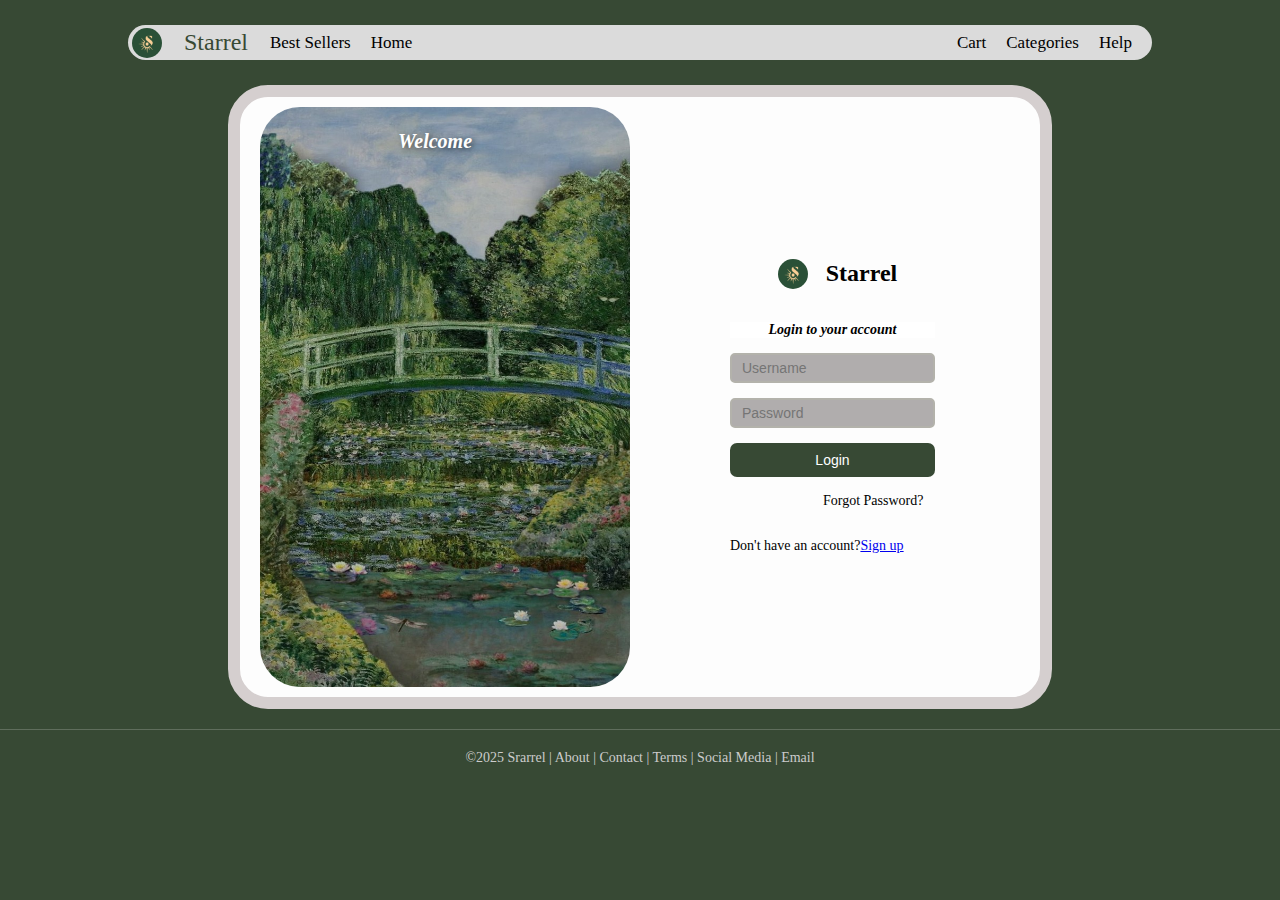
<file: loginpage.html>
<!DOCTYPE html>
<html lang="en">
<head>
    <meta charset="UTF-8">
    <meta name="viewport" content="width=device-width, initial-scale=1.0">
    <title>Login-Starrel</title>
    <link rel="icon" type="image/jpeg" href="logo.jpeg">
    </head>
    <body>
  
    <div class="bar">
        
        <img src="logo.jpeg" alt="Logo" class="header-logo"> 
        <a style="color: rgb(55, 73,52); margin: 2px; font-size: 24px;">Starrel</a>
            <a href="bestsellerpage.html" style="margin: 10; font-size: 17px; color: inherit; text-decoration: none;">Best Sellers</a>
            <a href="homepage.html" style=" font-size: 17px; color: inherit; text-decoration: none;">Home</a>
          <div class="nav ">
            <a href="cartpage.html" style="font-size: 17px; color: inherit; text-decoration: none;">Cart</a>
            <a href="categoriespage.html" style=" font-size: 17px; color: inherit; text-decoration: none;">Categories</a>
            <a style="font-size: 17px;">Help</a>
          </div>
    </div>

<div class="login-cont">
    <div class="white_square">
         <div class="image_container">
         <h1 class="welcome">Welcome</h1> 
         <img src="loginbg.jpeg" alt="Lillies " >
         
         </div>
           
         
     <div class="login_box">
     <div class="logo" >
        <img src="logo.jpeg" alt="Brand Logo" >
        <h2>Starrel</h2> 
        
     </div>

    <h5>Login to your account</h5>
    <input type="text" placeholder="Username">
    <input type="password" placeholder="Password" >
    <button id="log" class="loginn">Login</button>
    <p class="forgot">Forgot Password?</p>
    <div class="have_account">
        <a>Don't have an account?</a>
        <a href="signuppage.html">Sign up</a>
    </div>

   </div>
 </div>
</div>
</body>
<footer>
            <div class="footer-bottom">
                &copy;2025 Srarrel | About | Contact | Terms | Social Media | Email
            </div>
        </footer>
</html>

 <script>
document.querySelector('.loginn').addEventListener('click', () => {
  const a = document.createElement('div');
  a.textContent = "Login successful!";
  Object.assign(a.style, {
    position: 'fixed',
    top: '20px',
    left: '50%',
    transform: 'translateX(-50%)',
    background: 'white',
    color: '#374934',
    padding: '12px 20px',
    borderRadius: '10px',
    textAlign: 'center',
    fontWeight: 'bold',
    boxShadow: '0 4px 8px rgba(0,0,0,0.2)',
    zIndex: '1000'
  });
  document.body.appendChild(a);
  setTimeout(() => {
    a.remove();
    window.location.href = 'homepage.html';
  }, 1000);
  console.log("User logged in");
});
</script>



    <style>
    body{
        background-color: #374934;
        margin:0;

    }
  .bar {
    margin: 25px;
    max-width: 80%;
    height : 35px;
    margin-left: 10%;
    border-radius: 30px;
    background-color:rgb(219, 219, 219);
    align-items : center;
    display: flex;
    gap: 20px;
    }
    
.nav {
    display: flex;
    margin-left: auto;  
    align-items: center;
    gap: 20px;
    padding-right: 20px;
}
 .header-logo {
    width: 30px;  
    height: 30px;
    border-radius: 50%;
    object-fit: cover;
    margin-left: 4px;
}
    .white_square{
        width:800px;
        height: 600px;
        background-color: rgb(253, 253, 253);
       border-bottom-left-radius: 40px;
       border-bottom-right-radius: 40px;
       border-top-left-radius: 40px;
       border-top-right-radius: 40px;
       display:flex;
       align-items: center;
       justify-content: flex-start;
       gap:20px;
       position: relative;
       border: 12px solid #d5cfcf;

    }
    .login-cont{
    display: flex;
    justify-content: center;
    align-items: center;
    min-height: calc(100vh - headerHeight - footerHeight);
    }
    img{
        width:400px;
        height:600px;
        border-bottom-left-radius: 40px;
       border-bottom-right-radius: 40px;
       border-top-left-radius: 40px;
       border-top-right-radius: 40px;

    }
    .white_square img{
        width: 370px;
        height: 580px;
        margin-top: 10px;
        margin-bottom: 10px;
        margin-left: 10px;
        margin-right: 10px;
    

    }
    .login_box{
        background-color: transparent;
        display:flex;
        flex-direction: column;
        gap:15px;
        padding:20px;
        border-radius: 15px;
        margin-left: 60px;

    }
    .login_box h5{
        background-color:#ffffff ;
        margin: 0;
        text-align: center;
        font-style: italic;
        font-size: 14px;
    }
    .login_box input{
        border: 2px solid #B3B2AB;
        background-color: rgb(176, 173, 173);
         border-bottom-left-radius: 5px;
         border-bottom-right-radius: 5px;
        border-top-left-radius: 5px;
        border-top-right-radius: 5px;
        height: 16px;
        font-size: 14px;
        padding: 5px 10px;
    }
     #log {
    background-color: #374934;
    color: white;
    padding: 9px;
    border: none;
    border-radius: 7px;
    cursor: pointer;  
    font-size: 14px;
}
     #log:hover {
    background-color: #556b51;
    }
     .forgot{
        margin-left: 93px;
        font-size: 14px;
        margin-top: 1px;
     }
     .logo img{
        width:30px;
        height:30px;
        margin-bottom:10px;
        align-items: center;
        border-radius: 50%;
        object-fit: cover;
     }
     .have_account{
        font-size: 14px;
        margin-right: 5px;
        display: flex;
     }
     .logo{
        text-align: center;
        align-items: center;
        display:flex;
        flex-direction: row;
        gap:8px;
        justify-content: center;
     }
     .welcome{
        font-size: 20px;
        font-style: italic;
        border-bottom-left-radius: 2px;
        border-bottom-right-radius: 4px;
        border-top-left-radius: 4px;
        border-top-right-radius: 4px;
        position: absolute;
        top:20px;
        left:50%;
        transform: translateX(-50%);
        color:white;
        font-weight: bold;
        text-shadow: 2px 2px 6px rgba(0,0,0,0.6);
     }
     .image_container{
        position: relative;
     }
     .image_container{
        width:370px;
        height:600px;
        border-radius: 40px;
        margin:10px;
        object-fit: cover;
     }
      .footer-bottom{
    text-align: center;
    padding-top:20px;
    border-top: 1px solid rgba(255,255,255,0.2);
    font-size: 14px;
    color:#cccccc;
    margin-top:20px;
    margin-bottom: 10px;
}
    
</style>
</file>
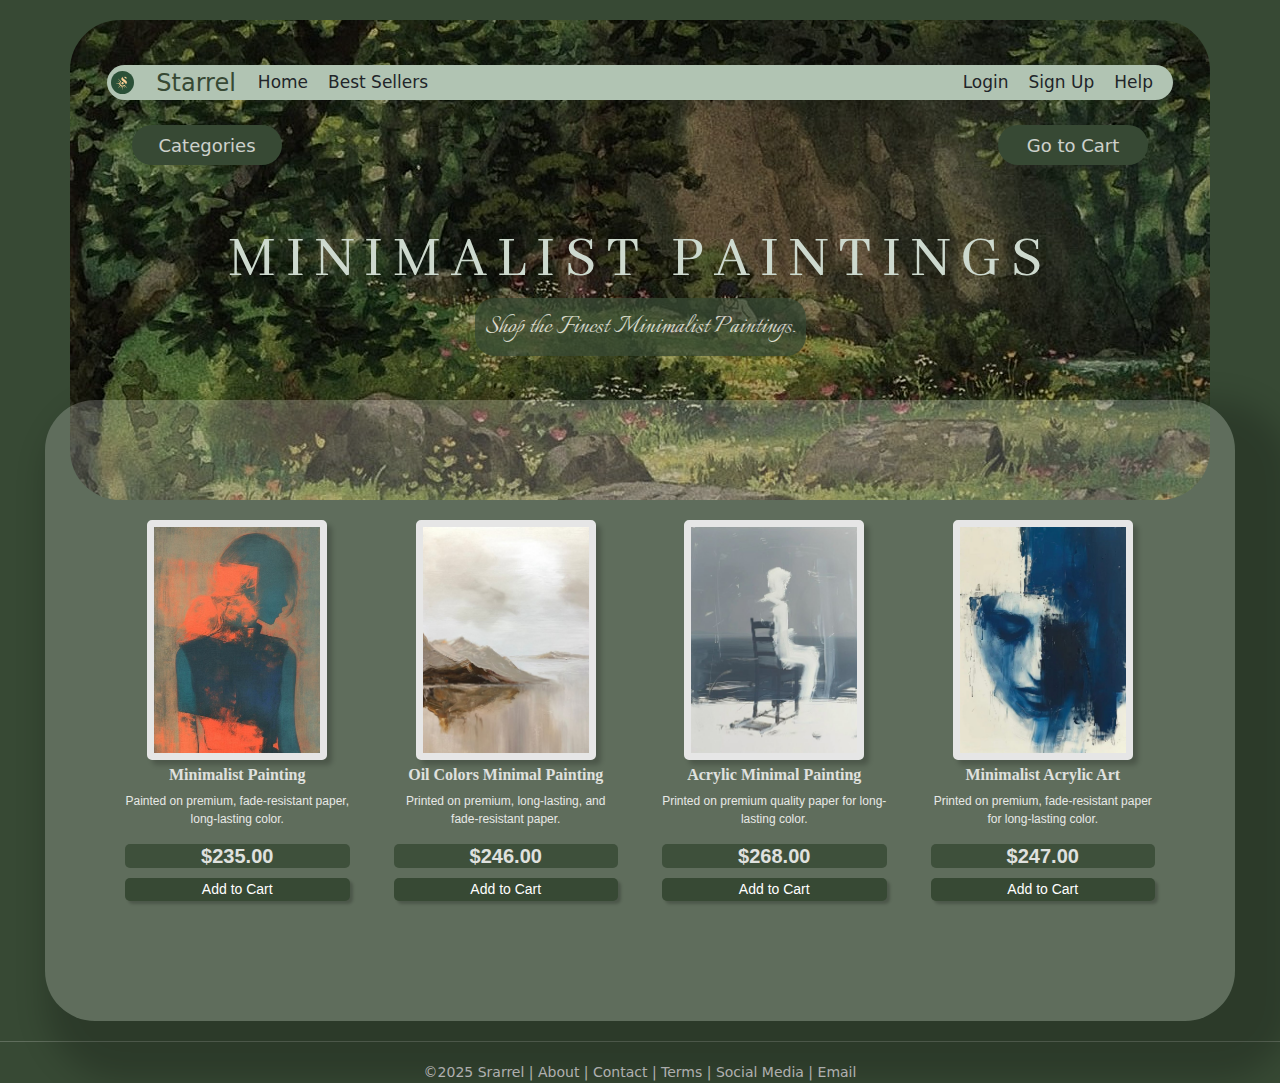
<file: minimalist.html>
<!DOCTYPE html>
<html lang="en">
<head>
    <meta charset="UTF-8">
    <meta name="viewport" content="width=device-width, initial-scale=1.0">
    <link rel="stylesheet" href="style.css">
     <link href="https://cdn.jsdelivr.net/npm/bootstrap@5.3.2/dist/css/bootstrap.min.css" rel="stylesheet">
<script src="https://cdn.jsdelivr.net/npm/bootstrap@5.3.2/dist/js/bootstrap.bundle.min.js"></script>

    <title>BestSellers-Starrel</title>
    <link rel="icon" type="image/jpeg" href="logo.jpeg">
</head>
<body style="background-color: #374934;">
    <link href='https://fonts.googleapis.com/css?family=Italianno' rel='stylesheet'>
        <link href="https://fonts.googleapis.com/css2?family=Abhaya+Libre&display=swap" rel="stylesheet">
   
   <div class="container">
        <div class="bar">
        
        <img src="logo.jpeg" alt="Logo" style="height: 23px; margin-top: 0px; margin-left: 4px; border-radius: 50px;"> 
        <a style="color: rgb(55, 73,52); margin: 2px; font-size: 24px;">Starrel</a>
            <a href="homepage.html" style="margin: 10; font-size: 17px; color: inherit; text-decoration: none;">Home</a>
            <a href="bestsellerpage.html" style=" font-size: 17px; color: inherit; text-decoration: none;">Best Sellers</a>
          <div class="nav ">
            <a href="loginpage.html" style="font-size: 17px; color: inherit; text-decoration: none;">Login</a>
            <a href="signuppage.html" style=" font-size: 17px; color: inherit; text-decoration: none;">Sign Up</a>
            <a style="font-size: 17px;">Help</a>
          </div>
    </div>
    <div class="al" >
     <div class="min-but">
      <a href="categoriespage.html" style="color: white; opacity: 75%; font-size: 18px; text-decoration: none;">Categories</a>
     </div>
      <div class="min-but">
        <a href="cartpage.html" style="color: white; opacity: 75%; font-size: 18px; text-decoration: none;">Go to Cart</a>
      </div>
    </div>
        <div style="color:rgb(205, 217, 206); letter-spacing: 10px; font-size: 60px ; margin-top: 50px; text-align: center; font-family: 'Abhaya Libre', serif;">
         MINIMALIST PAINTINGS
     </div> 
        <div style="text-align: center; font-family:'Italianno';">
       <a style="padding: 10px; border-radius: 20px; background-color: rgb(55, 73,52); color: white; opacity: 75%; font-size: 30px;">Shop the Finest Minimalist Paintings.</a>
          </div>
    </div>

    <div class="section">
        <div class="products">
            <div class="row">
              <div class="col">
                <img src="min3.jpeg">
                <h6>Minimalist Painting</h6>
                <p>Painted on premium, fade-resistant paper, long-lasting color.</p>
                <h5>$235.00</h5>
                <div class="addtocart">Add to Cart</div>
              </div>
              <div class="col">
                <img src="minn2.jpeg">
                <h6>Oil Colors Minimal Painting</h6>
                <p>Printed on premium, long-lasting, and fade-resistant paper.</p>
                <h5>$246.00</h5>
                <div class="addtocart">Add to Cart</div>
              </div>
              <div class="col">
                <img src="minn3.jpeg">
                <h6>Acrylic Minimal Painting</h6>
                <p>Printed on premium quality paper for long-lasting color.</p>
                <h5>$268.00</h5>
                <div class="addtocart">Add to Cart</div>
              </div>
              <div class="col">
                <img src="minn4.jpeg">
                <h6>Minimalist Acrylic Art</h6>
                <p>Printed on premium, fade-resistant paper for long-lasting color.</p>
                <h5>$247.00</h5>
                <div class="addtocart">Add to Cart</div>
              </div>
         

          </div>
           </div>

    </div>
 <footer>
            <div class="footer-bottom">
                &copy;2025 Srarrel | About | Contact | Terms | Social Media | Email
            </div>
        </footer>
<div id="cartAlert">
  Added to cart!
</div>

<script>
  const alertEl = document.getElementById('cartAlert');
  
  document.querySelectorAll('.addtocart').forEach(btn => {
    btn.addEventListener('click', () => {
      alertEl.style.display = 'block';
      setTimeout(() => {
        alertEl.style.display = 'none';
      }, 2000); 
    });
  });
</script>
</body>
</html>
<style>
    .footer-bottom{
    text-align: center;
    padding-top:20px;
    border-top: 1px solid rgba(255,255,255,0.2);
    font-size: 14px;
    color:#cccccc;
    margin-top:20px;
    margin-bottom: 10px;
}
</style>
</file>
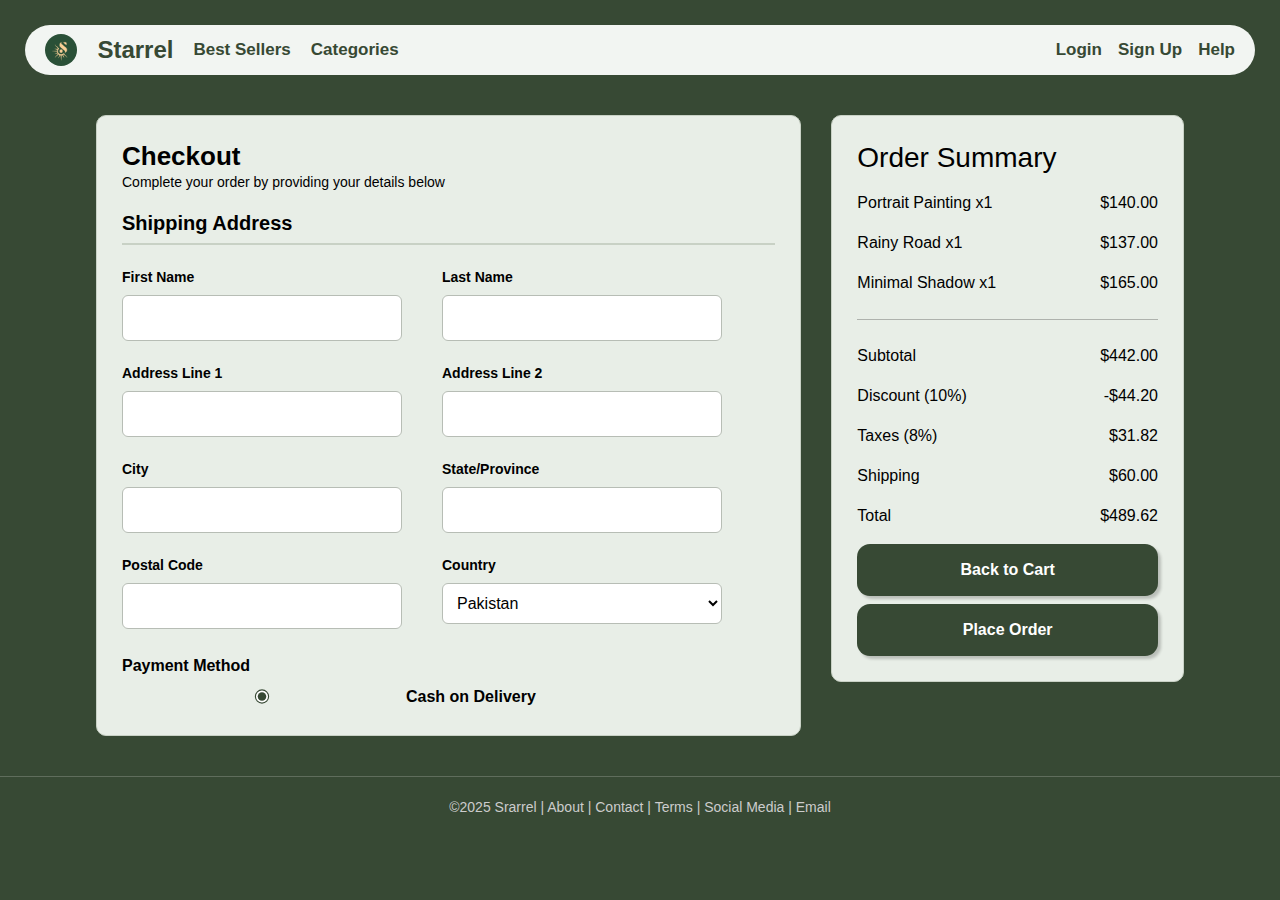
<file: paymentpage.html>
<!DOCTYPE html>
<html lang="en">
  <head>
    <meta charset="UTF-8" />
    <meta name="viewport" content="width=device-width, initial-scale=1" />
    <title>Checkout - Starrel</title>
    <link rel="icon" type="image/jpeg" href="logo.jpeg" />
   
     <link href="https://cdn.jsdelivr.net/npm/bootstrap@5.3.0/dist/css/bootstrap.min.css" rel="stylesheet" />
     <style>
      :root {
        --bg-main: #374934;
        --box: #E8EEE7;
      }
      body{
        margin: 0;
        background: var(--bg-main);
        font-family: Arial, sans-serif;
        color: #000;
      
      }
      .bar{
        margin: 25px;
        max-width: 100%;
        height: 50px;
        border-radius: 30px;
        background-color: rgb(242, 245, 242);
        align-items: center;
        display: flex;
        gap: 20px;
        padding: 0 20px;
      }
      .bar img{
        height: 32px;
        border-radius: 50px;
      }
      .bar a{
        color: rgb(55, 73, 52);
        font-weight: 600;
        text-decoration: none;
      }
      .nav a:hover {
        text-decoration: underline;
      }
      .container-custom{
        width: 85%;
        margin: 40px auto;
        display: grid;
        grid-template-columns: 2fr 1fr;
        gap: 30px;
      }
      .left-side{
        display: flex;
        flex-direction: column;
        gap: 25px;
      }
      .box{
        background: var(--box);
        padding: 25px;
        border-radius: 10px;
        border: 1px solid #c8d1c5;
      }
      h2 {
        margin: 0;
        font-size: 26px;
        font-weight: bold;
      }
      .subtitle {
        font-size: 14px;
        margin-bottom: 15px;
      }
      .section-title {
        font-size: 20px;
        font-weight: bold;
        margin-bottom: 20px;
        border-bottom: 2px solid #c8d1c5;
        padding-bottom: 5px;
      }
      .form-grid {
        display: grid;
        grid-template-columns: repeat(2,300px);
        gap:20px;
      }
      label {
        font-size: 14px;
        font-weight: bold;
      }
      input,
      select {
        width: 280px;
        padding: 10px;
        margin-top: 6px;
        border-radius: 6px;
        border: 1px solid #b7bdb5;
        background: white;
      }
      .order-box {
        background: var(--box);
        padding: 25px;
        border-radius: 10px;
        border: 1px solid #c8d1c5;
        height: fit-content;
        color: #000;
      }
      .summary-row{
        display: flex;
        justify-content: space-between;
        padding: 8px 0;
        font-size: 16px;
      }
      .total {
        font-size: 20px;
        font-weight: bold;
        border-top: 2px solid #ccc;
        margin-top: 10px;
        padding-top: 10px;
      }
      .button {
        background: rgb(55, 73, 52);
        color: #fff;
        display: block;
        text-align: center;
        padding: 14px;
        text-decoration: none;
        border-radius: 13px;
        box-shadow: 3px 3px 3px rgba(0,0,0,0.2);       
        font-weight: 600;
        margin-top: 8px;
        user-select: none;
      }

      .button:hover {
        background: #546453;
      }
      .payment-method{
        margin-top: 25px;
      }
      .payment-method label{
        font-weight: 600;
        font-size: 16px;
        display: block;
        margin-bottom: 8px;
      }
      .payment-option{
      
        display: inline-flex ;
        align-items: center !important;
        gap: 0 !important;
      }
    .payment-option input[type="radio"] {
  margin: 0 !important;
  transform: scale(1.1) !important;
  accent-color: rgb(55, 73,52);
  padding: 0 !important;
}
      .payment-option label{
        margin: 0 0 0 4px !important;
       padding: 0 !important;
       line-height: 1 !important;

      }
.footer-bottom{
    text-align: center;
    padding-top:20px;
    border-top: 1px solid rgba(255,255,255,0.2);
    font-size: 14px;
    color:#cccccc;
    margin-top:20px;
    margin-bottom: 10px;
}
     </style>
  </head>
  <body>
    <div class ="bar">
      <img src="logo.jpeg" alt="Logo"/>
      <a style="color: rgb(55, 73, 52); margin: 0; font-weight: 700; font-size: 24px;">Starrel</a>
      <a href="bestsellerpage.html" style="font-size: 17px;">Best Sellers</a>
      <a href="categoriespage.html" style="font-size: 17px;">Categories</a>
      <div class="nav ms-auto d-flex align-items-center gap-3">
        <a href="loginpage.html" style="font-size: 17px;">Login</a>
        <a href="signuppage.html" style="font-size: 17px;">Sign Up</a>
        <a style="font-size: 17px; color: rgb(55, 73, 52);">Help</a>
      </div>
    </div>

    <div class="container-custom">
      <div class="left-side">
        <div class="box">
          <h2>Checkout</h2>
          <p class="subtitle">Complete your order by providing your details below</p>
          <div class="section-title">Shipping Address</div>
          <form id="checkout-form">
            <div class="form-grid">
              <div>
                <label for="fname">First Name</label>
                <input id="fname" name="fname" type="text" required/>

              </div>
              <div>
                <label for="lname">Last Name</label>
                <input id="lname" name="lname" type="text" required/>

              </div>
              <div>
                <label for="address1">Address Line 1</label>
                <input id="address1" name="address1" type="text" required/>
              </div>
              <div>
                <label for="address2">Address Line 2</label>
                <input id="address2" name="address2" type="text" />

              </div>
              <div>
                <label for="city">City</label>
                <input id="city" name="city" type="text" required/>

              </div>
              <div>
                <label for="state">State/Province</label>
                <input id="state" name="state" type="text" required/>

              </div>
              <div>
                <label for="zip">Postal Code</label>
                <input id="zip" name="zip" type="text" required/>

              </div>
              <div>
                <label for="country">Country</label>
                <select id="country" name="country"  required>
                <option>Pakistan</option>
                <option>India</option>
                <option>United States</option>
                <option>Canada</option>
                <option>Turkey</option>
                </select>

              </div>
              </div>

              <div class="payment-method">
                <label>Payment Method</label>
                <div class="payment-option">
                  <input type="radio" id="cod" name="payment" value="cod" checked />
                  <label for="cod">Cash on Delivery</label>
                </div>
               
              </div>
          </form>
        </div>
      </div>

<div class="order-box">
  <h3>Order Summary</h3>
  <div id="order-items"></div>
  <hr />
  <div class="summary-row"><span>Subtotal</span><span id="subtotal"></span></div>
    <div class="summary-row"><span>Discount (10%)</span><span id="discount"></span></div>
    <div class="summary-row"><span>Taxes (8%)</span><span id="taxes"></span></div>
    <div class="summary-row"><span>Shipping</span><span id="shipping"></span></div>
    <div class="summary-row"><span>Total</span><span id="total"></span></div>
    <a href="cartpage.html" class="button">Back to Cart</a>
    <a href="thankyoupage.html" class="button" id="place-order">Place Order</a>
</div>
</div>
<script>
  const products= [
    {
      id:1,
      title: "Portrait Painting",
      price: 140.0,
      quantity: 1,
    },
     {
      id:2,
      title: "Rainy Road",
      price: 137.0,
      quantity: 1,
    },
     {
      id:3,
      title: "Minimal Shadow",
      price: 165.0,
      quantity: 1,
    },
  ];

  const shippingCharge= 60;
  const taxRate= 0.08;
  const discountPercent = 0.10;

  const orderItemsE1= document.getElementById("order-items");
  const subtotalE1= document.getElementById("subtotal");
  const discountE1= document.getElementById("discount");
  const taxesE1= document.getElementById("taxes");
  const shippingE1= document.getElementById("shipping");
  const totalE1= document.getElementById("total");

function renderOrderSummary() {
  orderItemsE1.innerHTML ="";
  let subTotal = 0;
  products.forEach((p) => {
    subTotal += p.price * p.quantity;
    const itemDiv = document.createElement("div");
    itemDiv.className = "summary-row";
    itemDiv.innerHTML= `<span>${p.title} x${p.quantity}</span><span>$${(p.price*p.quantity).toFixed(2)}</span>`
    orderItemsE1.appendChild(itemDiv);
  });
  const discount= subTotal*discountPercent;
  const taxableAmount= subTotal-discount;
  const taxes = taxableAmount*taxRate;
  let shipping=shippingCharge;
  if(subTotal >= 1000) shipping=0;
  const total = taxableAmount + taxes + shipping;

  subtotalE1.textContent = `$${subTotal.toFixed(2)}`;
  discountE1.textContent = `-$${discount.toFixed(2)}`;
  taxesE1.textContent = `$${taxes.toFixed(2)}`;
  shippingE1.textContent = `$${shipping.toFixed(2)}`;
  totalE1.textContent = `$${total.toFixed(2)}`;
}
renderOrderSummary();

document.getElementById("place-order").addEventListener("click", (e) => {
  e.preventDefault();

  const popup = document.createElement("div");
  popup.textContent = "Order placed successfully!";
  Object.assign(popup.style, {
    position: "fixed",
    top: "20px",
    left: "50%",
    transform: "translateX(-50%)",
    background: "white",
    color: "#374934",
    padding: "12px 20px",
    borderRadius: "10px",
    textAlign: "center",
    fontWeight: "bold",
    boxShadow: "0 4px 8px rgba(0,0,0,0.2)",
    zIndex: "1000"
  });

  document.body.appendChild(popup);
  console.log("Order Placed.")
  setTimeout(() => {
    popup.remove();
    window.location.href = "thankyoupage.html";
  }, 1000); // show popup for 1 second
});

</script>
  </body>
        <footer>
            <div class="footer-bottom">
                &copy;2025 Srarrel | About | Contact | Terms | Social Media | Email
            </div>
        </footer>
</html>
</file>
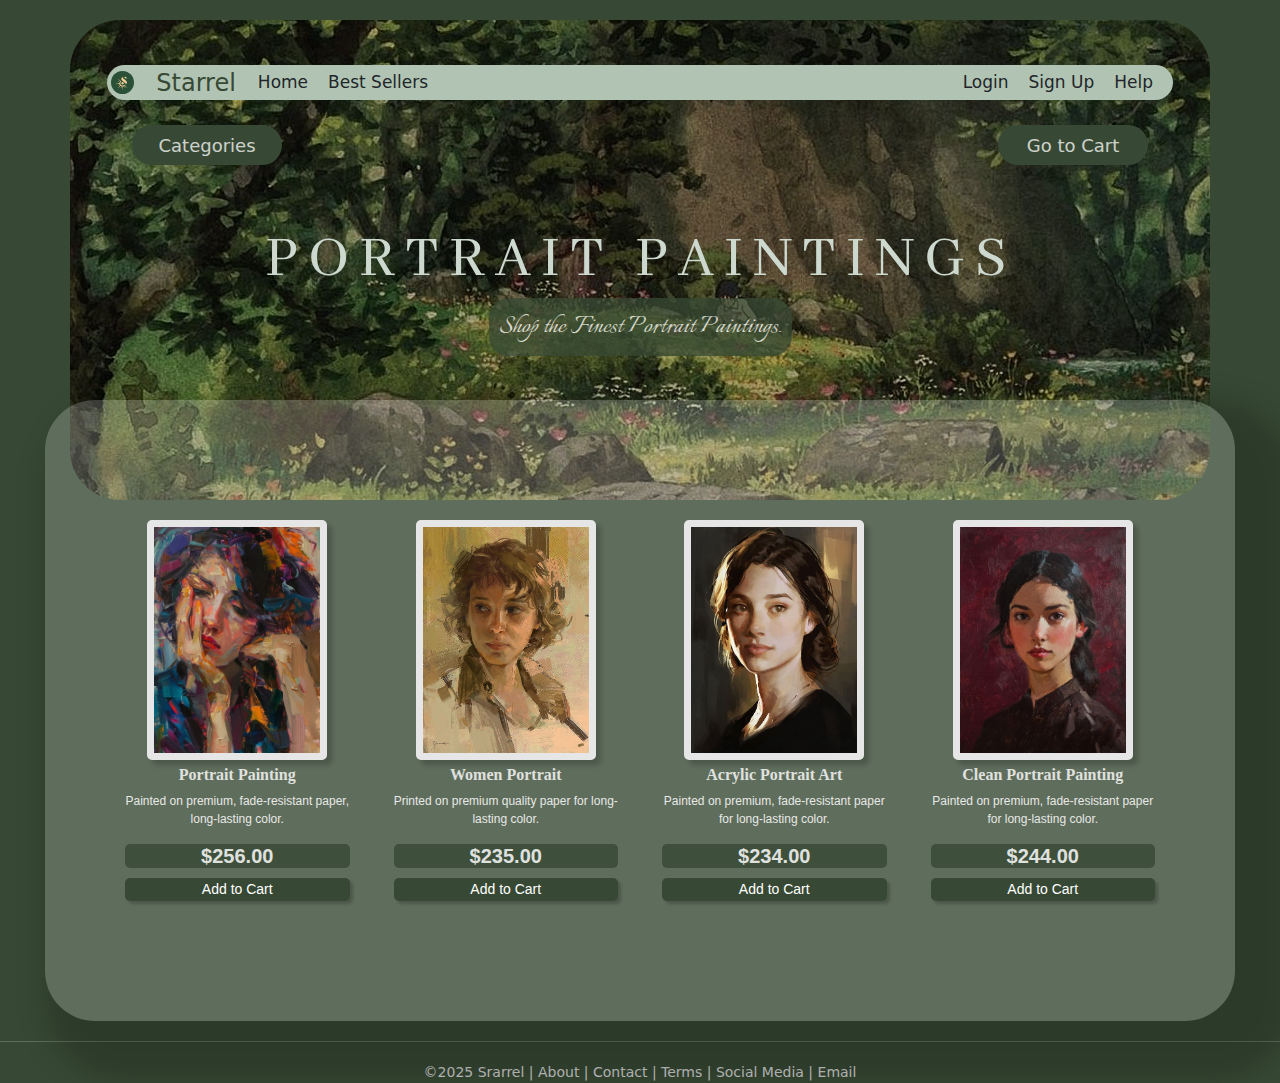
<file: portrait.html>
<!DOCTYPE html>
<html lang="en">
<head>
    <meta charset="UTF-8">
    <meta name="viewport" content="width=device-width, initial-scale=1.0">
    <link rel="stylesheet" href="style.css">
     <link href="https://cdn.jsdelivr.net/npm/bootstrap@5.3.2/dist/css/bootstrap.min.css" rel="stylesheet">
<script src="https://cdn.jsdelivr.net/npm/bootstrap@5.3.2/dist/js/bootstrap.bundle.min.js"></script>

    <title>BestSellers-Starrel</title>
    <link rel="icon" type="image/jpeg" href="logo.jpeg">
</head>
<body style="background-color: #374934;">
    <link href='https://fonts.googleapis.com/css?family=Italianno' rel='stylesheet'>
        <link href="https://fonts.googleapis.com/css2?family=Abhaya+Libre&display=swap" rel="stylesheet">
   <div class="container">
        <div class="bar">
        
        <img src="logo.jpeg" alt="Logo" style="height: 23px; margin-top: 0px; margin-left: 4px; border-radius: 50px;"> 
        <a style="color: rgb(55, 73,52); margin: 2px; font-size: 24px;">Starrel</a>
            <a href="homepage.html" style="margin: 10; font-size: 17px; color: inherit; text-decoration: none;">Home</a>
            <a href="bestsellerpage.html" style=" font-size: 17px; color: inherit; text-decoration: none;">Best Sellers</a>
          <div class="nav ">
            <a href="loginpage.html" style="font-size: 17px; color: inherit; text-decoration: none;">Login</a>
            <a href="signuppage.html" style=" font-size: 17px; color: inherit; text-decoration: none;">Sign Up</a>
            <a style="font-size: 17px;">Help</a>
          </div>
    </div>
    <div class="al" >
     <div class="min-but">
      <a href="categoriespage.html" style="color: white; opacity: 75%; font-size: 18px; text-decoration: none;">Categories</a>
     </div>
      <div class="min-but">
        <a href="cartpage.html" style="color: white; opacity: 75%; font-size: 18px; text-decoration: none;">Go to Cart</a>
      </div>
    </div>
        <div style="color:rgb(205, 217, 206); letter-spacing: 10px; font-size: 60px ; margin-top: 50px; text-align: center; font-family: 'Abhaya Libre', serif;">
         PORTRAIT PAINTINGS
     </div> 
        <div style="text-align: center; font-family:'Italianno';">
       <a style="padding: 10px; border-radius: 20px; background-color: rgb(55, 73,52); color: white; opacity: 75%; font-size: 30px;">Shop the Finest Portrait Paintings.</a>
          </div>
    </div>

    <div class="section">
        <div class="products">
            <div class="row">
              <div class="col">
                <img src="port.jpeg">
                <h6>Portrait Painting</h6>
                <p>Painted on premium, fade-resistant paper, long-lasting color.</p>
                <h5>$256.00</h5>
                <div class="addtocart">Add to Cart</div>
              </div>
              <div class="col">
                <img src="prod3.jpeg">
                <h6>Women Portrait</h6>
                <p>Printed on premium quality paper for long-lasting color.</p>
                <h5>$235.00</h5>
                <div class="addtocart">Add to Cart</div>
              </div>
              <div class="col">
                <img src="porr4.jpeg">
                <h6>Acrylic Portrait Art</h6>
                <p>Painted on premium, fade-resistant paper for long-lasting color.</p>
                <h5>$234.00</h5>
                <div class="addtocart">Add to Cart</div>
              </div>
              <div class="col">
                <img src="porr2.jpeg">
                <h6>Clean Portrait Painting</h6>
                <p>Painted on premium, fade-resistant paper for long-lasting color.</p>
                <h5>$244.00</h5>
                <div class="addtocart">Add to Cart</div>
              </div>

          </div>
           </div>

    </div>
 <footer>
            <div class="footer-bottom">
                &copy;2025 Srarrel | About | Contact | Terms | Social Media | Email
            </div>
        </footer>
<div id="cartAlert">
  Added to cart!
</div>

<script>
  const alertEl = document.getElementById('cartAlert');
  
  document.querySelectorAll('.addtocart').forEach(btn => {
    btn.addEventListener('click', () => {
      alertEl.style.display = 'block';
      setTimeout(() => {
        alertEl.style.display = 'none';
      }, 2000); 
    });
  });
</script>
</body>
</html>
<style>
    .footer-bottom{
    text-align: center;
    padding-top:20px;
    border-top: 1px solid rgba(255,255,255,0.2);
    font-size: 14px;
    color:#cccccc;
    margin-top:20px;
    margin-bottom: 10px;
}
</style>
</file>
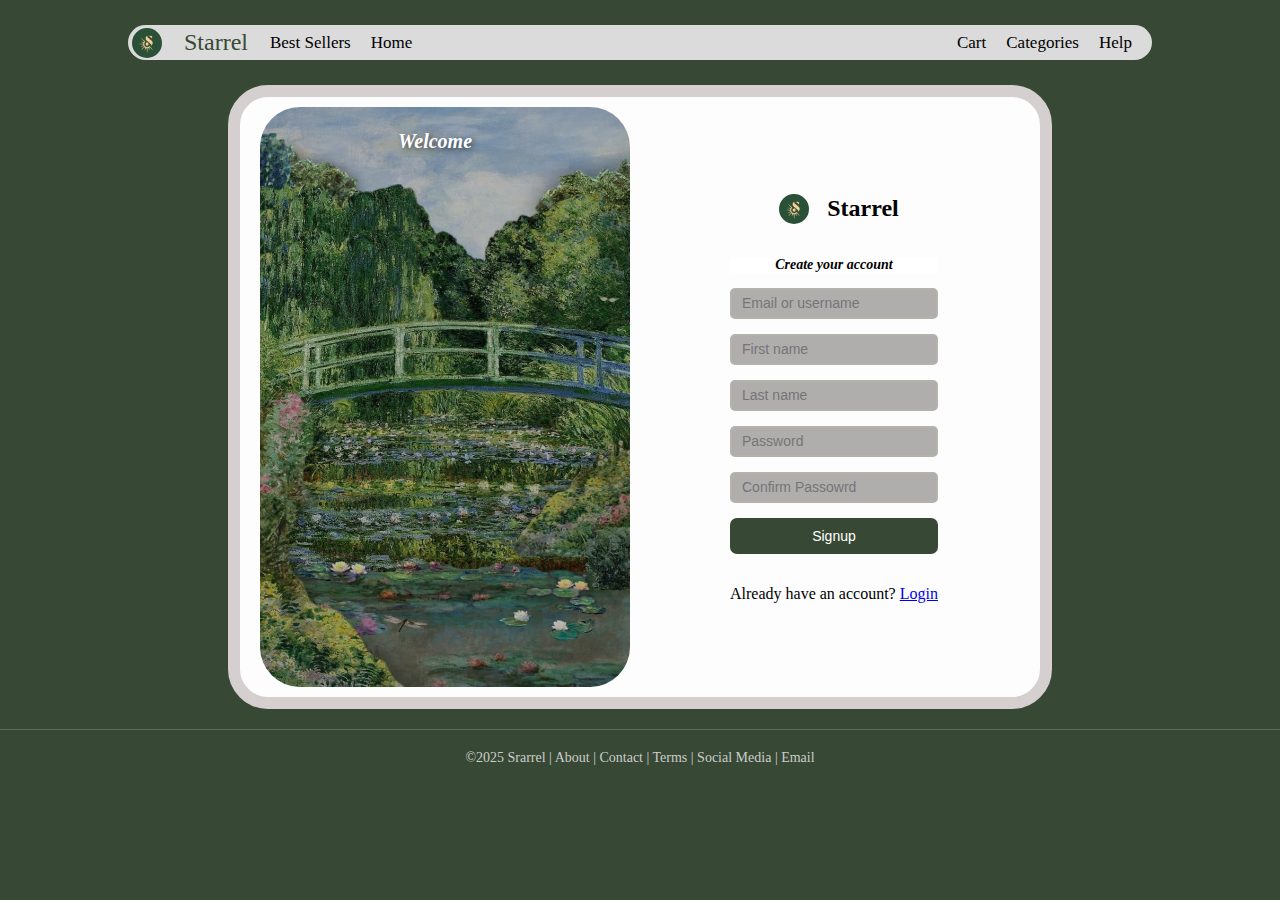
<file: signuppage.html>
<!DOCTYPE html>
<html lang="en">
<head>
    <meta charset="UTF-8">
    <meta name="viewport" content="width=device-width, initial-scale=1.0">
    <title>Document</title>
    </head>
    <body>
      
    <div class="bar">
        
        <img src="logo.jpeg" alt="Logo" class="header-logo"> 
        <a style="color: rgb(55, 73,52); margin: 2px; font-size: 24px;">Starrel</a>
            <a href="bestsellerpage.html" style="margin: 10; font-size: 17px; color: inherit; text-decoration: none;">Best Sellers</a>
            <a href="homepage.html" style=" font-size: 17px; color: inherit; text-decoration: none;">Home</a>
          <div class="nav ">
            <a href="cartpage.html" style="font-size: 17px; color: inherit; text-decoration: none;">Cart</a>
            <a href="categoriespage.html" style=" font-size: 17px; color: inherit; text-decoration: none;">Categories</a>
            <a style="font-size: 17px;">Help</a>
          </div>
    </div>
         <div class="signup-cont">
            <div class="white_square">
         <div class="image_container">
         <h1 class="welcome">Welcome</h1> 
         <img src="loginbg.jpeg" alt="Lillies " >
         
         </div>
          <div class="login_box">
    <div class="logo" >
        <img src="logo.jpeg" alt="Brand Logo" >
        <h2>Starrel</h2> 
        
    </div>

    <h5>Create your account</h5>

    <input type="text" placeholder="Email or username">
    <input type="text" placeholder="First name">
    <input type="text" placeholder="Last name">
    <input type="password" placeholder="Password">
    <input type="password" placeholder="Confirm Passowrd">


    <button id="signup" class="signn">Signup</button>
    <p class="have_account">Already have an account? <a href="loginpage.html">Login</a></p>
 
</div>
 </div>
   </div>
</body>
     <footer>
            <div class="footer-bottom">
                &copy;2025 Srarrel | About | Contact | Terms | Social Media | Email
            </div>
        </footer>
</html>
  <script>
document.querySelector('.signn').addEventListener('click', () => {
  const a = document.createElement('div');
  a.textContent = "Successfully Registered!";
  Object.assign(a.style, {
    position: 'fixed',
    top: '20px',
    left: '50%',
    transform: 'translateX(-50%)',
    background: 'white',
    color: '#374934',
    padding: '12px 20px',
    borderRadius: '10px',
    textAlign: 'center',
    fontWeight: 'bold',
    boxShadow: '0 4px 8px rgba(0,0,0,0.2)',
    zIndex: '1000'
  });
  document.body.appendChild(a);
  setTimeout(() => {
    a.remove();
    window.location.href = 'homepage.html';
  }, 1000);
  console.log("User registered.");
});
</script>
 <style>
    body{
        background-color: #374934;
        margin:0;

    }
    .signup-cont{
    display: flex;
    justify-content: center;
    align-items: center;
    min-height: calc(100vh - headerHeight - footerHeight);
    }
    .bar {
    margin: 25px;
    max-width: 80%;
    height : 35px;
    margin-left: 10%;
    border-radius: 30px;
    background-color:rgb(219, 219, 219);
    align-items : center;
    display: flex;
    gap: 20px;
    }
    
.nav {
    display: flex;
    margin-left: auto;  
    align-items: center;
    gap: 20px;
    padding-right: 20px;
}
     .header-logo {
    width: 30px;  
    height: 30px;
    border-radius: 50%;
    object-fit: cover;
    margin-left: 4px;
}
     .white_square{
        width:800px;
        height: 600px;
        background-color: rgb(253, 253, 253);
       border-bottom-left-radius: 40px;
       border-bottom-right-radius: 40px;
       border-top-left-radius: 40px;
       border-top-right-radius: 40px;
       display:flex;
       align-items: center;
       justify-content: flex-start;
       gap:20px;
       position: relative;
       border: 12px solid #d5cfcf;

    }img{
        width:400px;
        height:600px;
        border-bottom-left-radius: 40px;
       border-bottom-right-radius: 40px;
       border-top-left-radius: 40px;
       border-top-right-radius: 40px;

    }
    .white_square img{
        width: 370px;
        height: 580px;
        margin-top: 10px;
        margin-bottom: 10px;
        margin-left: 10px;
        margin-right: 10px;
    

    }
    #signup {
    background-color: #374934;
    color: white;
    padding: 10px;      
    border: none;
    border-radius: 7px;
    cursor: pointer;
    font-size: 14px;    
    }
    #signup:hover {
    background-color: #556b51;
    }

    .login_box{
        background-color: transparent;
        display:flex;
        flex-direction: column;
        gap:15px;
        padding:20px;
        border-radius: 15px;
        margin-left: 60px;

    }
    .login_box h5{
        background-color:#ffffff ;
        margin: 0;
        text-align: center;
        font-style: italic;
        font-size: 14px;
    }
     .login_box input{
        border: 2px solid #B3B2AB;
        background-color: rgb(176, 173, 173);
         border-bottom-left-radius: 5px;
         border-bottom-right-radius: 5px;
        border-top-left-radius: 5px;
        border-top-right-radius: 5px;
          height: 17px;        
          font-size: 14px;     
          padding: 5px 10px;
    }
     #log{
        background-color: #374934;
     }
     .forgot{
        margin-left: 93px;
        font-size: 9px;
     }
     .logo img{
        width:30px;
        height:30px;
        margin-bottom:10px;
        align-items: center;
        border-radius: 50%;
        object-fit: cover;
     }
     .logo{
        text-align: center;
        align-items: center;
        display:flex;
        flex-direction: row;
        gap:8px;
        justify-content: center;
     }
     .welcome{
        font-size: 20px;
        font-style: italic;
        border-bottom-left-radius: 2px;
        border-bottom-right-radius: 4px;
        border-top-left-radius: 4px;
        border-top-right-radius: 4px;
        position: absolute;
        top:20px;
        left:50%;
        transform: translateX(-50%);
        color:white;
        font-weight: bold;
        text-shadow: 2px 2px 6px rgba(0,0,0,0.6);
     }
     .image_container{
        position: relative;
     }
     .image_container{
        width:370px;
        height:600px;
        border-radius: 40px;
        margin:10px;
        object-fit: cover;
     }
     .footer-bottom{
    text-align: center;
    padding-top:20px;
    border-top: 1px solid rgba(255,255,255,0.2);
    font-size: 14px;
    color:#cccccc;
    margin-top:20px;
    margin-bottom: 10px;
}

</style>
</file>
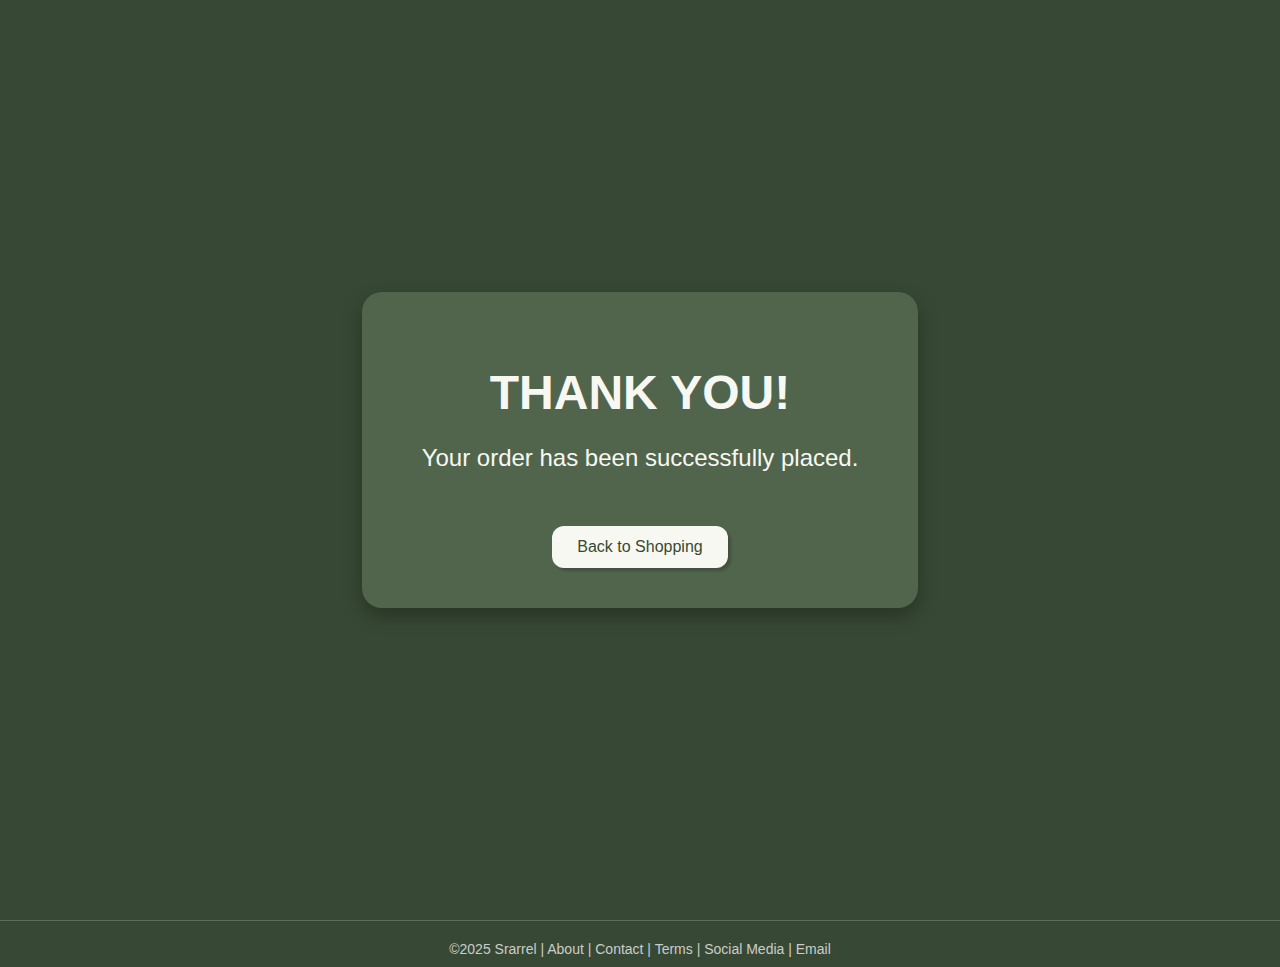
<file: thankyoupage.html>
<!DOCTYPE html>
<html lang="en">
<head>
    <meta charset="UTF-8">
    <meta name="viewport" content="width=device-width, initial-scale=1.0">
    <title>Order Successful</title>
    <style>
        body {
            margin: 0;
            padding: 0;
            background-color: #374934; /* background color */
            font-family: Arial, Helvetica, sans-serif;
        }
        .cont{
            display: flex;
            justify-content: center;
            align-items: center;
            height: 100vh;
        }

        .thankyou-card {
            background-color: #51654d; /* match background for consistency */
            color: #f8f8f2; /* off-white text */
            padding: 40px 60px;
            border-radius: 20px; /* rounded corners */
            text-align: center;
            box-shadow: 0 8px 20px rgba(0,0,0,0.3); /* subtle shadow */
            max-width: 500px;
        }

        .thankyou-card h1 {
            font-size: 3rem;
            margin-bottom: 20px;
        }

        .thankyou-card p {
            font-size: 1.5rem;
        }

        .btn-home {
            margin-top: 30px;
            padding: 12px 25px;
            font-size: 1rem;
            background-color: #f8f8f2;
            color: #374934;
            border: none;
            border-radius: 12px; /* rounded button */
            cursor: pointer;
            text-decoration: none;
            transition: background-color 0.3s, color 0.3s;
            display: inline-block;
        box-shadow: 3px 3px 3px rgba(0,0,0,0.2);

        }

        .btn-home:hover {
            background-color: #d9d9d0;
            color: #2b3729;
        }

        @media (max-width: 600px) {
            .thankyou-card {
                padding: 30px 20px;
            }
        }
        .footer-bottom{
    text-align: center;
    padding-top:20px;
    border-top: 1px solid rgba(255,255,255,0.2);
    font-size: 14px;
    color:#cccccc;
    margin-top:20px;
    margin-bottom: 10px;
}
    </style>
</head>
<body>
    <div class="cont">
        <div class="thankyou-card">
        <h1>THANK YOU!</h1>
        <p>Your order has been successfully placed.</p>
        <a  class="btn-home" href="homepage.html">Back to Shopping</a>
    </div>
    </div>
</body>
<footer>
            <div class="footer-bottom">
                &copy;2025 Srarrel | About | Contact | Terms | Social Media | Email
            </div>
        </footer>
</html>
</file>
<file: style.css>
body{
    margin: 0;
    padding: 0;
    background-size: cover;
    background-position: center;
    height: 100vh;
 }
  .bar {
    margin: 25px;
    max-width: 100%;
    height : 35px;
    max-width: 100%;
    border-radius: 30px;
    background-color:rgb(177, 196, 179);
    align-items : center;
    display: flex;
    gap: 20px;
    }
    .container{
        background-image: url('bsbg.jpeg');
        border-radius: 50px;
        padding-left:100px;
        padding-right:100px;
        padding-bottom:150px;
        padding-top:20px;
        margin: 20px;
    }
.nav {
    display: flex;
    margin-left: auto;  
    align-items: center;
    gap: 20px;
    padding-right: 20px;
}
        .d-box {
        max-width: 100%;
        background: rgb(177, 196, 179);
        padding: 60px;
        border-radius: 60px;
        margin-top: 50px;
        position: relative;
        top: 100px;
        text-align: center;
        height: 440px;
        box-shadow: 20px 20px 20px 20px rgba(0,0,0,0.2);
    }
     .d-box2 {
        max-width: 100%;
        background: rgb(90, 105, 87);
        padding: 60px;
        border-radius: 60px;
        margin-top: 120px;
        position: relative;
        top: -60px;
        display: flex;
        justify-content: center;
        text-align: center;
        height: 600px;
        box-shadow: 30px 30px 30px 30px rgba(0,0,0,0.2);
    }
     .d-bg{
        max-width: 100%;
        background: rgb(55, 73, 52);
        padding: 60px;
        margin-top: 120px;
        position: relative;
        z-index: -1;
        top: -70px;
        text-align: center;
        height: 950px;
     }
    .element{
        background-color: rgb(55, 73, 52);
        border-radius: 30px;
        align-items: center;
        height: 50px;
        width: 300px;
        text-align: center;
        display: block;
        box-shadow: 8px 8px 10px rgba(0,0,0,0.2);
    }
    .element2{
        background-color: rgb(55, 73, 52);
        border-radius: 40px;
        align-items: center;
        height: 200px;
        width: 250px;
        box-shadow: 8px 8px 10px rgba(0,0,0,0.2); 
        text-align: center;
        display: flex;
        flex-direction: column;       
    }
    .al0{
         display: flex;
    }
    .al{
       display: flex;
       justify-content: space-between;
       margin-left: 50px;
         margin-right: 50px;
    }
    .min-but{
            background-color: rgb(55, 73, 52);
    height: 40px;      
    width: 150px;           
    border-radius: 30px;    
    display: flex;
    justify-content: center;
    align-items: center;
    box-shadow: 10px;
    text-align: center;
    }
    .min-but:hover{
        background-color: rgb(101, 101, 101);
        color: rgb(255, 255, 255);
    }
    .but2{
    background-color: rgb(203, 203, 203);
    height: 40px;
    font-family: 'Times New Roman', Times, serif;
    margin: 0 auto -25px; 
    border-radius: 30px;
    display: flex;
    justify-content: center;
    align-items: center;
     box-shadow: 5px 5px 5px rgba(0,0,0,0.2);
    text-align: center;
    }

    .products{
        padding-top: 50px;
    max-width: 100%;
    margin: auto;
    padding-left: 20px;
    padding-right: 20px;
    }
    .col{
        flex-basis:25px;
        padding: 10px;
        min-width: 200px;
        margin-bottom: 50px;
    border-radius: 20px; 
      font-family: 'Space Mono', monospace;
    }
    .col img{
        width: 180px;
        height: 240px;
        border:7px solid rgb(230, 230, 230);
        border-radius: 5px;
        box-shadow: 5px 5px 5px rgba(0,0,0,0.2);
        }
        .col p{
        font-size: 12px;
        opacity: 85%;
        font-family: Arial, Helvetica, sans-serif;
        color: white;
        }
    .col h6{
        margin-top: 5px;
        font-weight: bold;
        font-family: 'Times New Roman', Times, serif;
        opacity: 80%;
        color: white;
    }
        .col h5{
        margin-top: 5px;
        font-weight: bold;
        opacity: 80%;
        color: white;
        font-family: Arial, Helvetica, sans-serif;
        background-color: rgb(55, 73, 52);
        border-radius: 5px;
    }
    .row{
        display: flex;
        align-items: center;
        justify-content: space-around;
        gap: 20px;
    }
    .footer {
        margin-top: 50px;
    background-color: rgb(55,73,52);
    color: white;
    padding: 20px 400px;
    display: flex;
    justify-content: space-around;   
    align-items: center;              
    opacity: 60%;
    border-radius: 50px 50px 0 0;
    }
.addtocart{
    margin-top: 10px;
    width: 100%;
    font-family: Arial, Helvetica, sans-serif;
        background-color: rgb(55, 73, 52);
        border-radius: 5px;
        color: white;
        padding: 1px;
        font-size: 14px;
        box-shadow: 3px 3px 3px rgba(0,0,0,0.2);
}
.addtocart:hover{
    background-color: rgb(177, 196, 179);
    color:  rgb(55, 73, 55);
    cursor: pointer;
}
  #cartAlert {
    display: none;
    padding: 10px 20px;
    background-color: white;
    color:  rgb(55, 73, 55);
    border: 3px solid  rgb(55, 73, 55);
    border-radius: 10px;
    position: fixed;
    top: 20px;
    right: 20px;
    z-index: 1000;
    width: 300px;
    box-shadow: 0 2px 6px rgba(0,0,0,0.2);
    text-align: center;
  }  
  .section{
    background-color: rgba(255, 255, 255, 0.2);
    border-radius: 50px;
   max-width: 100%;
   margin-left: 45px;
    margin-right: 45px;
    margin-top: -120px;
     padding: 60px;
    gap: 20px;
    position: relative;
    display: flex;
    justify-content: center;
    text-align: center;
    box-shadow: 30px 30px 30px 30px rgba(0,0,0,0.2);
 }
</file>
